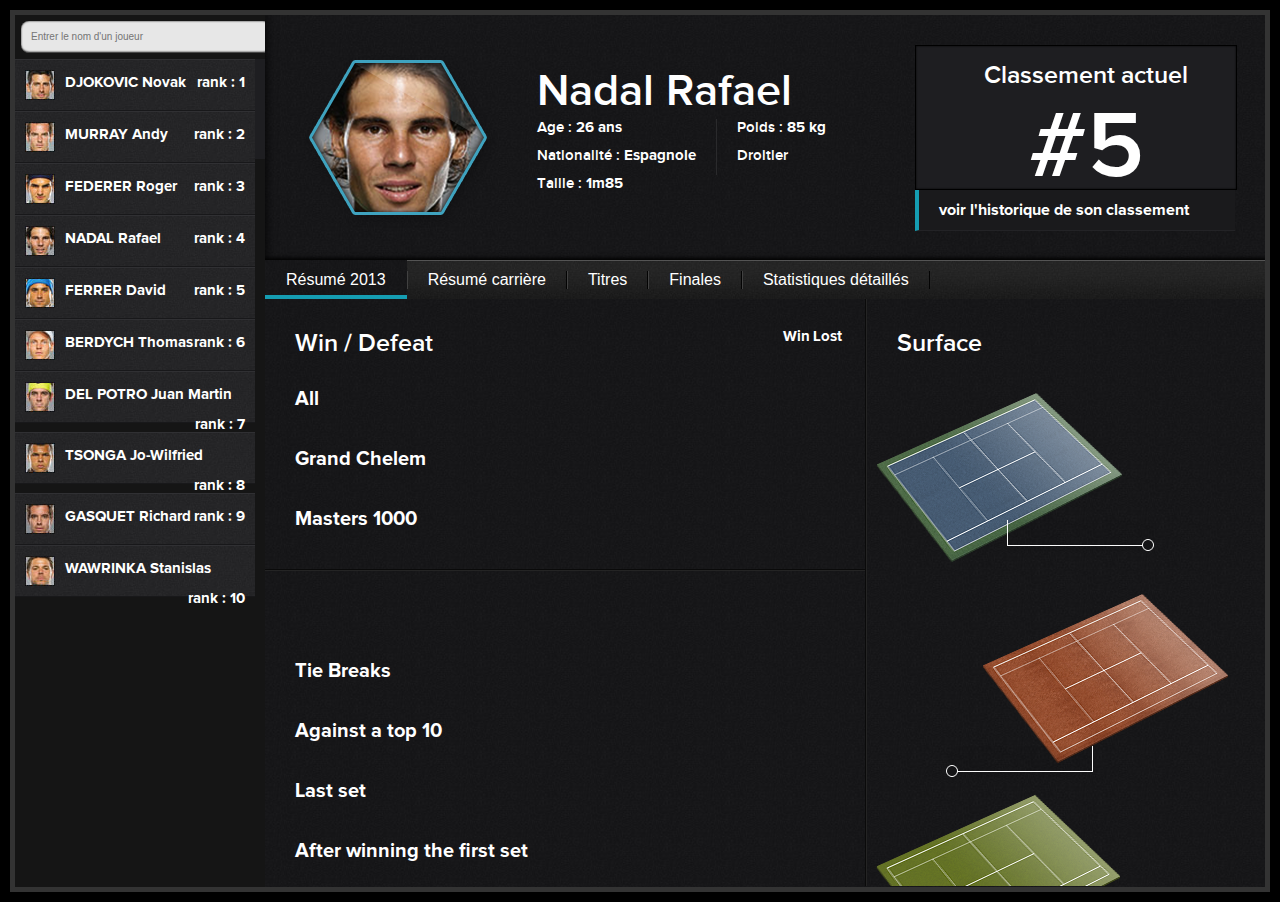
<file: webapp.html>
<html>
<head>
	<title></title>
	<link rel="stylesheet" type="text/css" href="css/reset.css">
	<link rel="stylesheet" type="text/css" href="css/resetG.css">
	<link rel="stylesheet" type="text/css" href="css/webapp.css">
	<!-- <script type="text/javascript" src="http://ajax.googleapis.com/ajax/libs/jquery/1.9.1/jquery.min.js"></script>
	<script type="text/javascript" src="http://code.jquery.com/ui/1.10.3/jquery-ui.js"></script> -->
	<script src="assets/js/jquery-1.9.1.js"></script>
	<script src="assets/js/jquery-ui-1.10.3.js"></script>
	<script src="http://maps.google.com/maps/api/js?sensor=true"></script>
</head>
<body>
	<div id="container">
		<nav>
			<div>
				<input type="text" placeholder="Entrer le nom d'un joueur">
			</div>
			<ul>
				
			</ul>
			<div class="scrollbar">
				<div></div>
			</div>
		</nav>
		<article>
			<header>
				<img src="img/player/4_Rafael_NADAL.png"/>
				<div>
					<h1>Nadal Rafael</h1>
					<div>
						<p><span>Age : </span>26 ans</p>
						<p><span>Nationalit&eacute; : </span>Espagnole</p>
						<p><span>Taille : </span>1m85 </p>
					</div>
					<div>
						<p><span>Poids : </span>85 kg</p>
						<p><span>Droitier</span></p>
					</div>
				</div>
				<div>
					<div>
						<h2>Classement actuel</h2>
						<h3>#5</h3>
					</div>
					<div>
						<a href="#">voir l'historique de son classement</a>
					</div>
				</div>
			</header>
			<nav>
				<ul>
					<li class="resume2013 active">R&eacute;sum&eacute; 2013</li>
					<li class="resumeCarriere">R&eacute;sum&eacute; carri&egrave;re</li>
					<li class="titres">Titres</li>
					<li class="finales">Finales</li>
					<li class="statistique">Statistiques d&eacute;taill&eacute;s</li>
				</ul>
			</nav>
			<section id="resume2013">
				<div>
					<h3>Win / Defeat</h3>
					<p>Win</p>
					<p>Lost</p>
					<div>
						<div>
							<div class="statsBarContainer">
								<p>All</p>
								<div class="tous statsBar" data-gagner="120" data-perdu="36">
									<canvas></canvas>
								</div>
							</div>
							<div class="statsBarContainer">
								<p>Grand Chelem</p>
								<div class="grdchelem statsBar" data-gagner="250" data-perdu="10">
									<canvas></canvas>
								</div>
							</div>
							<div class="statsBarContainer">
								<p>Masters 1000</p>
								<div class="masters1000 statsBar" data-gagner="10" data-perdu="80">
									<canvas></canvas>
								</div>
							</div>
						</div>
						<div>
							<div class="statsBarContainer">
								<p>Tie Breaks</p>
								<div class="tieBreaks statsBar" data-gagner="80" data-perdu="80">
									<canvas></canvas>
								</div>
							</div>
							<div class="statsBarContainer">
								<p>Against a top 10</p>
								<div class="vsTop10 statsBar" data-gagner="80" data-perdu="80">
									<canvas></canvas>
								</div>
							</div>
							<div class="statsBarContainer">
								<p>Last set</p>
								<div class="dernierSet statsBar" data-gagner="80" data-perdu="80">
									<canvas></canvas>
								</div>
							</div>
							<div class="statsBarContainer">
								<p>After winning the first set</p>
								<div class="afterWin1Set statsBar" data-gagner="80" data-perdu="80">
									<canvas></canvas>
								</div>
							</div>
							<div class="statsBarContainer">
								<p>After losing the first set</p>
								<div class="afterLost1Set statsBar" data-gagner="80" data-perdu="80">
									<canvas></canvas>
								</div>
							</div>
							<div class="statsBarContainer">
								<p>Against a right-handed</p>
								<div class="vsDroitier statsBar" data-gagner="80" data-perdu="80">
									<canvas></canvas>
								</div>
							</div>
							<div class="statsBarContainer">
								<p>Against a left-handed</p>
								<div class="vsGaucher statsBar" data-gagner="80" data-perdu="80">
									<canvas></canvas>
								</div>
							</div>
						</div>
					</div>
				</div>
				<div>
					<h3>Surface</h3>
					<div class="surface">
						<img src="img/terrainDur.png"/>
						<div></div>
						<div class="statsRounded dur" data-pourcent="30"></div>
					</div>
					<div class="surface">
						<img src="img/terrainClay.png"/>
						<div class="left"></div>
						<div class="statsRounded clay" data-pourcent="60"></div>
					</div>
					<div class="surface">
						<img src="img/terrainGrass.png"/>
						<div></div>
						<div class="statsRounded grass" data-pourcent="75"></div>
					</div>
				</div>
				<div class="scrollbar">
					<div>
					</div>
				</div>
			</section>
			<section id="resumeCarriere">
				<div>
					<div>
						<p>Best Ranking</p>
						<h1>#1</h1>
					</div>
					<div>
						<h3>Win / Defeat</h3>
						<p>Win</p>
						<p>Lost</p>
						<div>
							<div class="statsBarContainer">
								<p>All</p>
								<div class="tous statsBar" data-gagner="120" data-perdu="36">
									<canvas></canvas>
								</div>
							</div>
							<div class="statsBarContainer">
								<p>Grand Chelem</p>
								<div class="grdchelem statsBar" data-gagner="250" data-perdu="10">
									<canvas></canvas>
								</div>
							</div>
							<div class="statsBarContainer">
								<p>Masters 1000</p>
								<div class="masters1000 statsBar" data-gagner="80" data-perdu="80">
									<canvas></canvas>
								</div>
							</div>
						</div>
					</div>
					<div>
						<div class="statsBarContainer">
							<p>Tie Breaks</p>
							<div class="tieBreaks statsBar" data-gagner="80" data-perdu="80">
									<canvas></canvas>
							</div>
						</div>
						<div class="statsBarContainer">
							<p>Against a top 10</p>
							<div class="vsTop10 statsBar" data-gagner="80" data-perdu="80">
									<canvas></canvas>
							</div>
						</div>
						<div class="statsBarContainer">
							<p>Last set</p>
							<div class="dernierSet statsBar" data-gagner="80" data-perdu="80">
									<canvas></canvas>
							</div>
						</div>
						<div class="statsBarContainer">
							<p>After winning the first set</p>
							<div class="afterWin1Set statsBar" data-gagner="80" data-perdu="80">
									<canvas></canvas>
							</div>
						</div>
						<div class="statsBarContainer">
							<p>After losing the first set</p>
							<div class="afterLost1Set statsBar" data-gagner="80" data-perdu="80">
									<canvas></canvas>
							</div>
						</div>
						<div class="statsBarContainer">
							<p>Against a right-handed</p>
							<div class="vsDroitier statsBar" data-gagner="80" data-perdu="80">
									<canvas></canvas>
							</div>
						</div>
					</div>
					<div>
						<h3>Surface</h3>
						<div class="surface">
							<img src="img/terrainDur.png"/>
							<div></div>
							<div class="statsRounded dur" data-pourcent="30"></div>
						</div>
						<div class="surface">
							<img src="img/terrainClay.png"/>
							<div class="left"></div>
							<div class="statsRounded clay" data-pourcent="60"></div>
						</div>
						<div class="surface">
							<img src="img/terrainGrass.png"/>
							<div></div>
							<div class="statsRounded grass" data-pourcent="75"></div>
						</div>
					</div>
				</div>
				<div class="scrollbar">
					<div>
					</div>
				</div>
			</section>
			<section id="titres">
				<div>
					<div>
						<nav>
							<ul>
								<li class="focus">2013</li>
								<li>2012</li>
								<li>2011</li>
								<li>2010</li>
								<li>2009</li>
								<li>2008</li>
								<li>2007</li>
								<li>2006</li>
								<li>2005</li>
								<li>2004</li>
							</ul>
							<div class="rightSelect"><</div>
							<div class="leftSelect"><</div>
						</nav>
						<div id="mapTitre"></div>
					</div>
					<div>
						<h3>6 titres</h3>
					</div>
				</div>
				<div>
					<h3>Surface</h3>
					<div class="surface">
						<img src="img/terrainDur.png"/>
						<div></div>
						<div class="dur statsNumber">
							<h1>21</h1>
						</div>
					</div>
					<div class="surface">
						<img src="img/terrainClay.png"/>
						<div class="left"></div>
						<div class="clay statsNumber">
							<h1>21</h1>
						</div>
					</div>
					<div class="surface">
						<img src="img/terrainGrass.png"/>
						<div></div>
						<div class="grass statsNumber">
							<h1>21</h1>
						</div>
					</div>
				</div>
				<div class="scrollbar">
					<div>
					</div>
				</div>
			</section>
			<section id="finales">
				<div>
					<div>
						<nav>
							<ul>
								<li class="focus">2013</li>
								<li>2012</li>
								<li>2011</li>
								<li>2010</li>
								<li>2009</li>
								<li>2008</li>
								<li>2007</li>
								<li>2006</li>
								<li>2005</li>
								<li>2004</li>
							</ul>
							<div class="rightSelect"><</div>
							<div class="leftSelect"><</div>
						</nav>
						<div id="mapFinales"></div>
					</div>
					<div>
						<h3>6 titres</h3>
					</div>
				</div>
				<div>
					<h3>Surface</h3>
					<div class="surface">
						<img src="img/terrainDur.png"/>
						<div></div>
						<div class="dur statsNumber">
							<h1>21</h1>
						</div>
					</div>
					<div class="surface">
						<img src="img/terrainClay.png"/>
						<div class="left"></div>
						<div class="clay statsNumber">
							<h1>21</h1>
						</div>
					</div>
					<div class="surface">
						<img src="img/terrainGrass.png"/>
						<div></div>
						<div class="grass statsNumber">
							<h1>21</h1>
						</div>
					</div>
				</div>
				<div class="scrollbar">
					<div>
					</div>
				</div>
			</section>
			<section id="statistique">
				<div>
					<nav>
						<ul>
							<li class="focus">2013</li>
							<li>2012</li>
							<li>2011</li>
							<li>2010</li>
							<li>2009</li>
							<li>2008</li>
							<li>2007</li>
							<li>2006</li>
							<li>2005</li>
							<li>2004</li>
						</ul>
						<div></div>
						<div class="rightSelect"><</div>
						<div class="leftSelect"><</div>
					</nav>
					<nav>
						<ul>
							<li class="focus">Clay</li>
							<li>Dur</li>
							<li>Grass</li>
						</ul>
						<div></div>
						<div class="rightSelect"><</div>
						<div class="leftSelect"><</div>
					</nav>
					<nav>
						<ul>
							<li class="focus">Serving</li>
							<li>Return</li>
						</ul>
						<div></div>
						<div class="rightSelect"><</div>
						<div class="leftSelect"><</div>
					</nav>
				</div>
				<div>
					<!-- <div>
						<h3>Points gagne suite a un retour de 1er service</h3>
						<div class="statsRounded pgsr1s" data-pourcent="56"></div>
					</div>
					<div>
						<h3>Point ganges suite a un retour de 2nd service</h3>
						<div class="statsRounded pgsr2s" data-pourcent="56"></div>
					</div>
					<div>
						<h3>Opportunite de balle de break</h3>
						<h1>321</h1>
					</div>
					<div>
						<h3>Convertion de balle de break</h3>
						<div class="statsRounded obdb" data-pourcent="56"></div>
					</div>
					<div>
						<h3>Nombre de jeu retourner</h3>
						<h1>321</h1>
					</div>
					<div>
						<h3>Nombre de jeu retourner</h3>
						<h1>321</h1>
					</div>
					<div>
						<h3>Point retourne et gagne</h3>
						<div class="statsRounded prg" data-pourcent="56"></div>
					</div>
					<div>
						<h3>Total de point gagne au retour</h3>
						<div class="statsRounded tpgr" data-pourcent="56"></div>
					</div>
					<div>
						<h3>Aces</h3>
						<h1>235</h1>
					</div> -->
				</div>
				<div class="scrollbar">
					<div>
					</div>
				</div>
			</section>
		</article>
	</div>

	<script type="text/javascript" src="javascript/webapp.js"></script>

</body>
</html>
</file>
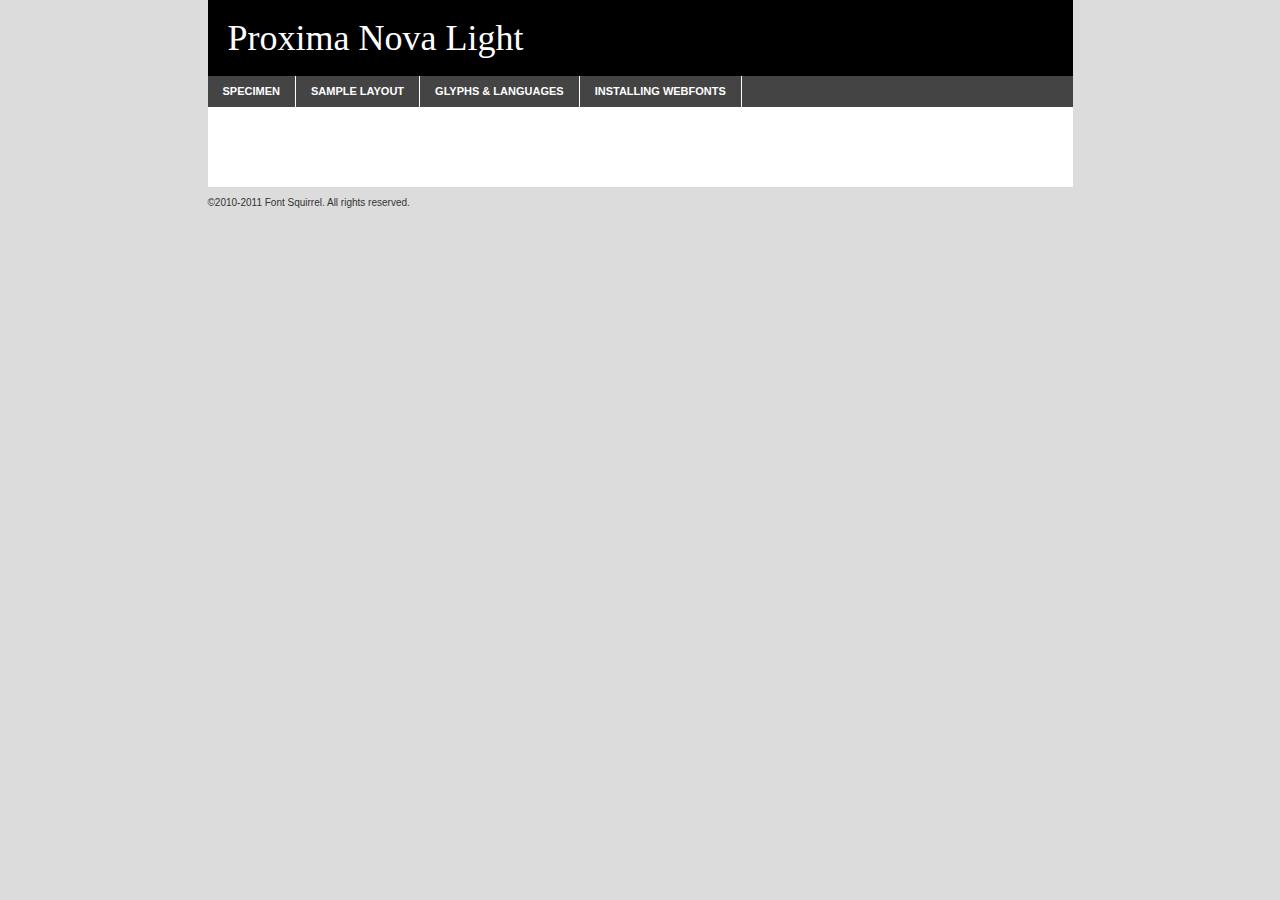
<file: font/proximanova/proximanova-light-demo.html>
<!DOCTYPE html PUBLIC "-//W3C//DTD XHTML 1.0 Transitional//EN"
	"http://www.w3.org/TR/xhtml1/DTD/xhtml1-transitional.dtd">

<html xmlns="http://www.w3.org/1999/xhtml" xml:lang="en" lang="en">
<head>
	<meta http-equiv="Content-Type" content="text/html; charset=utf-8" />
	<script src="http://ajax.googleapis.com/ajax/libs/jquery/1.7.2/jquery.min.js" type="text/javascript" charset="utf-8"></script>
	<script src="specimen_files/easytabs.js" type="text/javascript" charset="utf-8"></script>
	<link rel="stylesheet" href="specimen_files/specimen_stylesheet.css" type="text/css" charset="utf-8" />
	<link rel="stylesheet" href="stylesheet.css" type="text/css" charset="utf-8" />

	<style type="text/css">
					body{
				font-family: 'proxima_novalight';
							}
		</style>

	<title>Proxima Nova Light Specimen</title>
	
	
	<script type="text/javascript" charset="utf-8">
		$(document).ready(function() {
			$('#container').easyTabs({defaultContent:1});
		});
	</script>
</head>

<body>
<div id="container">
	<div id="header">
		Proxima Nova Light	</div>
	<ul class="tabs">
		<li><a href="#specimen">Specimen</a></li>
		<li><a href="#layout">Sample Layout</a></li>
				<li><a href="#glyphs">Glyphs &amp; Languages</a></li>
		<li><a href="#installing">Installing Webfonts</a></li>
		
	</ul>
	
	<div id="main_content">

		
			<div id="specimen">
		
				<div class="section">
					<div class="grid12 firstcol">
						<div class="huge">AaBb</div>
					</div>
				</div>
		
				<div class="section">
					<div class="glyph_range">A&#x200B;B&#x200b;C&#x200b;D&#x200b;E&#x200b;F&#x200b;G&#x200b;H&#x200b;I&#x200b;J&#x200b;K&#x200b;L&#x200b;M&#x200b;N&#x200b;O&#x200b;P&#x200b;Q&#x200b;R&#x200b;S&#x200b;T&#x200b;U&#x200b;V&#x200b;W&#x200b;X&#x200b;Y&#x200b;Z&#x200b;a&#x200b;b&#x200b;c&#x200b;d&#x200b;e&#x200b;f&#x200b;g&#x200b;h&#x200b;i&#x200b;j&#x200b;k&#x200b;l&#x200b;m&#x200b;n&#x200b;o&#x200b;p&#x200b;q&#x200b;r&#x200b;s&#x200b;t&#x200b;u&#x200b;v&#x200b;w&#x200b;x&#x200b;y&#x200b;z&#x200b;1&#x200b;2&#x200b;3&#x200b;4&#x200b;5&#x200b;6&#x200b;7&#x200b;8&#x200b;9&#x200b;0&#x200b;&amp;&#x200b;.&#x200b;,&#x200b;?&#x200b;!&#x200b;&#64;&#x200b;(&#x200b;)&#x200b;#&#x200b;$&#x200b;%&#x200b;*&#x200b;+&#x200b;-&#x200b;=&#x200b;:&#x200b;;</div>
				</div>
				<div class="section">
					<div class="grid12 firstcol">
						<table class="sample_table">
							<tr><td>10</td><td class="size10">abcdefghijklmnopqrstuvwxyzABCDEFGHIJKLMNOPQRSTUVWXYZ0123456789abcdefghijklmnopqrstuvwxyzABCDEFGHIJKLMNOPQRSTUVWXYZ0123456789abcdefghijklmnopqrstuvwxyzABCDEFGHIJKLMNOPQRSTUVWXYZ</td></tr>
							<tr><td>11</td><td class="size11">abcdefghijklmnopqrstuvwxyzABCDEFGHIJKLMNOPQRSTUVWXYZ0123456789abcdefghijklmnopqrstuvwxyzABCDEFGHIJKLMNOPQRSTUVWXYZ0123456789abcdefghijklmnopqrstuvwxyzABCDEFGHIJKLMNOPQRSTUVWXYZ</td></tr>
							<tr><td>12</td><td class="size12">abcdefghijklmnopqrstuvwxyzABCDEFGHIJKLMNOPQRSTUVWXYZ0123456789abcdefghijklmnopqrstuvwxyzABCDEFGHIJKLMNOPQRSTUVWXYZ0123456789abcdefghijklmnopqrstuvwxyzABCDEFGHIJKLMNOPQRSTUVWXYZ</td></tr>
							<tr><td>13</td><td class="size13">abcdefghijklmnopqrstuvwxyzABCDEFGHIJKLMNOPQRSTUVWXYZ0123456789abcdefghijklmnopqrstuvwxyzABCDEFGHIJKLMNOPQRSTUVWXYZ0123456789abcdefghijklmnopqrstuvwxyzABCDEFGHIJKLMNOPQRSTUVWXYZ</td></tr>
							<tr><td>14</td><td class="size14">abcdefghijklmnopqrstuvwxyzABCDEFGHIJKLMNOPQRSTUVWXYZ0123456789abcdefghijklmnopqrstuvwxyzABCDEFGHIJKLMNOPQRSTUVWXYZ0123456789abcdefghijklmnopqrstuvwxyzABCDEFGHIJKLMNOPQRSTUVWXYZ</td></tr>
							<tr><td>16</td><td class="size16">abcdefghijklmnopqrstuvwxyzABCDEFGHIJKLMNOPQRSTUVWXYZ0123456789abcdefghijklmnopqrstuvwxyzABCDEFGHIJKLMNOPQRSTUVWXYZ</td></tr>
							<tr><td>18</td><td class="size18">abcdefghijklmnopqrstuvwxyzABCDEFGHIJKLMNOPQRSTUVWXYZ0123456789abcdefghijklmnopqrstuvwxyzABCDEFGHIJKLMNOPQRSTUVWXYZ</td></tr>
							<tr><td>20</td><td class="size20">abcdefghijklmnopqrstuvwxyzABCDEFGHIJKLMNOPQRSTUVWXYZ0123456789abcdefghijklmnopqrstuvwxyzABCDEFGHIJKLMNOPQRSTUVWXYZ</td></tr>
							<tr><td>24</td><td class="size24">abcdefghijklmnopqrstuvwxyzABCDEFGHIJKLMNOPQRSTUVWXYZ0123456789abcdefghijklmnopqrstuvwxyzABCDEFGHIJKLMNOPQRSTUVWXYZ</td></tr>
							<tr><td>30</td><td class="size30">abcdefghijklmnopqrstuvwxyzABCDEFGHIJKLMNOPQRSTUVWXYZ0123456789abcdefghijklmnopqrstuvwxyzABCDEFGHIJKLMNOPQRSTUVWXYZ</td></tr>
							<tr><td>36</td><td class="size36">abcdefghijklmnopqrstuvwxyzABCDEFGHIJKLMNOPQRSTUVWXYZ0123456789abcdefghijklmnopqrstuvwxyzABCDEFGHIJKLMNOPQRSTUVWXYZ</td></tr>
							<tr><td>48</td><td class="size48">abcdefghijklmnopqrstuvwxyzABCDEFGHIJKLMNOPQRSTUVWXYZ0123456789abcdefghijklmnopqrstuvwxyzABCDEFGHIJKLMNOPQRSTUVWXYZ</td></tr>
							<tr><td>60</td><td class="size60">abcdefghijklmnopqrstuvwxyzABCDEFGHIJKLMNOPQRSTUVWXYZ0123456789abcdefghijklmnopqrstuvwxyzABCDEFGHIJKLMNOPQRSTUVWXYZ</td></tr>
							<tr><td>72</td><td class="size72">abcdefghijklmnopqrstuvwxyzABCDEFGHIJKLMNOPQRSTUVWXYZ0123456789abcdefghijklmnopqrstuvwxyzABCDEFGHIJKLMNOPQRSTUVWXYZ</td></tr>
							<tr><td>90</td><td class="size90">abcdefghijklmnopqrstuvwxyzABCDEFGHIJKLMNOPQRSTUVWXYZ0123456789abcdefghijklmnopqrstuvwxyzABCDEFGHIJKLMNOPQRSTUVWXYZ</td></tr>
						</table>
				
					</div>
			
				</div>
		
		
		
								<div class="section" id="bodycomparison">


										<div id="xheight">
				<div class="fontbody">&#xE000;&#xE000;&#xE000;&#xE000;&#xE000;&#xE000;&#xE000;&#xE000;&#xE000;&#xE000;&#xE000;&#xE000;&#xE000;&#xE000;&#xE000;&#xE000;&#xE000;&#xE000;&#xE000;&#xE000;&#xE000;&#xE000;&#xE000;&#xE000;&#xE000;&#xE000;&#xE000;&#xE000;&#xE000;&#xE000;&#xE000;&#xE000;&#xE000;&#xE000;&#xE000;&#xE000;&#xE000;&#xE000;&#xE000;&#xE000;&#xE000;&#xE000;&#xE000;&#xE000;&#xE000;&#xE000;&#xE000;&#xE000;&#xE000;&#xE000;&#xE000;&#xE000;&#xE000;&#xE000;&#xE000;&#xE000;&#xE000;&#xE000;&#xE000;&#xE000;&#xE000;&#xE000;&#xE000;&#xE000;&#xE000;&#xE000;&#xE000;&#xE000;&#xE000;&#xE000;&#xE000;&#xE000;&#xE000;&#xE000;&#xE000;&#xE000;&#xE000;&#xE000;&#xE000;&#xE000;&#xE000;&#xE000;&#xE000;&#xE000;&#xE000;&#xE000;&#xE000;&#xE000;&#xE000;&#xE000;&#xE000;&#xE000;&#xE000;&#xE000;&#xE000;&#xE000;&#xE000;&#xE000;&#xE000;body</div><div class="arialbody">body</div><div class="verdanabody">body</div><div class="georgiabody">body</div></div>
										<div class="fontbody" style="z-index:1">
											body<span>Proxima Nova Light</span>
										</div>
										<div class="arialbody" style="z-index:1">
											body<span>Arial</span>
										</div>
										<div class="verdanabody" style="z-index:1">
											body<span>Verdana</span>
										</div>
										<div class="georgiabody" style="z-index:1">
											body<span>Georgia</span>
										</div>



								</div>
		
		
				<div class="section psample psample_row1" id="">
					
					<div class="grid2 firstcol">
						<p class="size10"><span>10.</span>Aenean lacinia bibendum nulla sed consectetur. Fusce dapibus, tellus ac cursus commodo, tortor mauris condimentum nibh, ut fermentum massa justo sit amet risus. Nullam id dolor id nibh ultricies vehicula ut id elit. Cum sociis natoque penatibus et magnis dis parturient montes, nascetur ridiculus mus. Nulla vitae elit libero, a pharetra augue.</p>
			
					</div>
					<div class="grid3">
						<p class="size11"><span>11.</span>Aenean lacinia bibendum nulla sed consectetur. Fusce dapibus, tellus ac cursus commodo, tortor mauris condimentum nibh, ut fermentum massa justo sit amet risus. Nullam id dolor id nibh ultricies vehicula ut id elit. Cum sociis natoque penatibus et magnis dis parturient montes, nascetur ridiculus mus. Nulla vitae elit libero, a pharetra augue.</p>
			
					</div>
					<div class="grid3">
						<p class="size12"><span>12.</span>Aenean lacinia bibendum nulla sed consectetur. Fusce dapibus, tellus ac cursus commodo, tortor mauris condimentum nibh, ut fermentum massa justo sit amet risus. Nullam id dolor id nibh ultricies vehicula ut id elit. Cum sociis natoque penatibus et magnis dis parturient montes, nascetur ridiculus mus. Nulla vitae elit libero, a pharetra augue.</p>
			
					</div>
					<div class="grid4">
						<p class="size13"><span>13.</span>Aenean lacinia bibendum nulla sed consectetur. Fusce dapibus, tellus ac cursus commodo, tortor mauris condimentum nibh, ut fermentum massa justo sit amet risus. Nullam id dolor id nibh ultricies vehicula ut id elit. Cum sociis natoque penatibus et magnis dis parturient montes, nascetur ridiculus mus. Nulla vitae elit libero, a pharetra augue.</p>
			
					</div>
					<div class="white_blend"></div>
					
				</div>
				<div class="section psample psample_row2" id="">
					<div class="grid3 firstcol">
						<p class="size14"><span>14.</span>Aenean lacinia bibendum nulla sed consectetur. Fusce dapibus, tellus ac cursus commodo, tortor mauris condimentum nibh, ut fermentum massa justo sit amet risus. Nullam id dolor id nibh ultricies vehicula ut id elit. Cum sociis natoque penatibus et magnis dis parturient montes, nascetur ridiculus mus. Nulla vitae elit libero, a pharetra augue.</p>
			
					</div>
					<div class="grid4">
						<p class="size16"><span>16.</span>Aenean lacinia bibendum nulla sed consectetur. Fusce dapibus, tellus ac cursus commodo, tortor mauris condimentum nibh, ut fermentum massa justo sit amet risus. Nullam id dolor id nibh ultricies vehicula ut id elit. Cum sociis natoque penatibus et magnis dis parturient montes, nascetur ridiculus mus. Nulla vitae elit libero, a pharetra augue.</p>
			
					</div>
					<div class="grid5">
						<p class="size18"><span>18.</span>Aenean lacinia bibendum nulla sed consectetur. Fusce dapibus, tellus ac cursus commodo, tortor mauris condimentum nibh, ut fermentum massa justo sit amet risus. Nullam id dolor id nibh ultricies vehicula ut id elit. Cum sociis natoque penatibus et magnis dis parturient montes, nascetur ridiculus mus. Nulla vitae elit libero, a pharetra augue.</p>
			
					</div>

					<div class="white_blend"></div>

				</div>
				
				<div class="section psample psample_row3" id="">
					<div class="grid5 firstcol">
						<p class="size20"><span>20.</span>Aenean lacinia bibendum nulla sed consectetur. Fusce dapibus, tellus ac cursus commodo, tortor mauris condimentum nibh, ut fermentum massa justo sit amet risus. Nullam id dolor id nibh ultricies vehicula ut id elit. Cum sociis natoque penatibus et magnis dis parturient montes, nascetur ridiculus mus. Nulla vitae elit libero, a pharetra augue.</p>
					</div>
					<div class="grid7">
						<p class="size24"><span>24.</span>Aenean lacinia bibendum nulla sed consectetur. Fusce dapibus, tellus ac cursus commodo, tortor mauris condimentum nibh, ut fermentum massa justo sit amet risus. Nullam id dolor id nibh ultricies vehicula ut id elit. Cum sociis natoque penatibus et magnis dis parturient montes, nascetur ridiculus mus. Nulla vitae elit libero, a pharetra augue.</p>
					</div>
					
					<div class="white_blend"></div>
					
				</div>
				
				<div class="section psample psample_row4" id="">
					<div class="grid12 firstcol">
						<p class="size30"><span>30.</span>Aenean lacinia bibendum nulla sed consectetur. Fusce dapibus, tellus ac cursus commodo, tortor mauris condimentum nibh, ut fermentum massa justo sit amet risus. Nullam id dolor id nibh ultricies vehicula ut id elit. Cum sociis natoque penatibus et magnis dis parturient montes, nascetur ridiculus mus. Nulla vitae elit libero, a pharetra augue.</p>
					</div>
					<div class="white_blend"></div>
					
				</div>
				
				
				
				<div class="section psample psample_row1 fullreverse">
					<div class="grid2 firstcol">
						<p class="size10"><span>10.</span>Aenean lacinia bibendum nulla sed consectetur. Fusce dapibus, tellus ac cursus commodo, tortor mauris condimentum nibh, ut fermentum massa justo sit amet risus. Nullam id dolor id nibh ultricies vehicula ut id elit. Cum sociis natoque penatibus et magnis dis parturient montes, nascetur ridiculus mus. Nulla vitae elit libero, a pharetra augue.</p>
			
					</div>
					<div class="grid3">
						<p class="size11"><span>11.</span>Aenean lacinia bibendum nulla sed consectetur. Fusce dapibus, tellus ac cursus commodo, tortor mauris condimentum nibh, ut fermentum massa justo sit amet risus. Nullam id dolor id nibh ultricies vehicula ut id elit. Cum sociis natoque penatibus et magnis dis parturient montes, nascetur ridiculus mus. Nulla vitae elit libero, a pharetra augue.</p>
			
					</div>
					<div class="grid3">
						<p class="size12"><span>12.</span>Aenean lacinia bibendum nulla sed consectetur. Fusce dapibus, tellus ac cursus commodo, tortor mauris condimentum nibh, ut fermentum massa justo sit amet risus. Nullam id dolor id nibh ultricies vehicula ut id elit. Cum sociis natoque penatibus et magnis dis parturient montes, nascetur ridiculus mus. Nulla vitae elit libero, a pharetra augue.</p>
			
					</div>
					<div class="grid4">
						<p class="size13"><span>13.</span>Aenean lacinia bibendum nulla sed consectetur. Fusce dapibus, tellus ac cursus commodo, tortor mauris condimentum nibh, ut fermentum massa justo sit amet risus. Nullam id dolor id nibh ultricies vehicula ut id elit. Cum sociis natoque penatibus et magnis dis parturient montes, nascetur ridiculus mus. Nulla vitae elit libero, a pharetra augue.</p>
			
					</div>
					<div class="black_blend"></div>
					
				</div>
				
				<div class="section psample psample_row2 fullreverse">
					<div class="grid3 firstcol">
						<p class="size14"><span>14.</span>Aenean lacinia bibendum nulla sed consectetur. Fusce dapibus, tellus ac cursus commodo, tortor mauris condimentum nibh, ut fermentum massa justo sit amet risus. Nullam id dolor id nibh ultricies vehicula ut id elit. Cum sociis natoque penatibus et magnis dis parturient montes, nascetur ridiculus mus. Nulla vitae elit libero, a pharetra augue.</p>
			
					</div>
					<div class="grid4">
						<p class="size16"><span>16.</span>Aenean lacinia bibendum nulla sed consectetur. Fusce dapibus, tellus ac cursus commodo, tortor mauris condimentum nibh, ut fermentum massa justo sit amet risus. Nullam id dolor id nibh ultricies vehicula ut id elit. Cum sociis natoque penatibus et magnis dis parturient montes, nascetur ridiculus mus. Nulla vitae elit libero, a pharetra augue.</p>
			
					</div>
					<div class="grid5">
						<p class="size18"><span>18.</span>Aenean lacinia bibendum nulla sed consectetur. Fusce dapibus, tellus ac cursus commodo, tortor mauris condimentum nibh, ut fermentum massa justo sit amet risus. Nullam id dolor id nibh ultricies vehicula ut id elit. Cum sociis natoque penatibus et magnis dis parturient montes, nascetur ridiculus mus. Nulla vitae elit libero, a pharetra augue.</p>
			
					</div>
					<div class="black_blend"></div>

				</div>
				
				<div class="section psample fullreverse psample_row3" id="">
					<div class="grid5 firstcol">
						<p class="size20"><span>20.</span>Aenean lacinia bibendum nulla sed consectetur. Fusce dapibus, tellus ac cursus commodo, tortor mauris condimentum nibh, ut fermentum massa justo sit amet risus. Nullam id dolor id nibh ultricies vehicula ut id elit. Cum sociis natoque penatibus et magnis dis parturient montes, nascetur ridiculus mus. Nulla vitae elit libero, a pharetra augue.</p>
					</div>
					<div class="grid7">
						<p class="size24"><span>24.</span>Aenean lacinia bibendum nulla sed consectetur. Fusce dapibus, tellus ac cursus commodo, tortor mauris condimentum nibh, ut fermentum massa justo sit amet risus. Nullam id dolor id nibh ultricies vehicula ut id elit. Cum sociis natoque penatibus et magnis dis parturient montes, nascetur ridiculus mus. Nulla vitae elit libero, a pharetra augue.</p>
					</div>
					
					<div class="black_blend"></div>
					
				</div>
				
				<div class="section psample fullreverse psample_row4" id="" style="border-bottom: 20px #000 solid;">
					<div class="grid12 firstcol">
						<p class="size30"><span>30.</span>Aenean lacinia bibendum nulla sed consectetur. Fusce dapibus, tellus ac cursus commodo, tortor mauris condimentum nibh, ut fermentum massa justo sit amet risus. Nullam id dolor id nibh ultricies vehicula ut id elit. Cum sociis natoque penatibus et magnis dis parturient montes, nascetur ridiculus mus. Nulla vitae elit libero, a pharetra augue.</p>
					</div>
					<div class="black_blend"></div>
					
				</div>
				
				
				
				
			</div>
			
			<div id="layout">
				
				<div class="section">
					
					<div class="grid12 firstcol">
						<h1>Lorem Ipsum Dolor</h1>
						<h2>Etiam porta sem malesuada magna mollis euismod</h2>
						
						<p class="byline">By <a href="#link">Aenean Lacinia</a></p>
					</div>
				</div>
				<div class="section">
					<div class="grid8 firstcol">
						<p class="large">Donec sed odio dui. Morbi leo risus, porta ac consectetur ac, vestibulum at eros. Fusce dapibus, tellus ac cursus commodo, tortor mauris condimentum nibh, ut fermentum massa justo sit amet risus. </p>

						
						<h3>Pellentesque ornare sem</h3>

						<p>Maecenas sed diam eget risus varius blandit sit amet non magna. Maecenas faucibus mollis interdum. Donec ullamcorper nulla non metus auctor fringilla. Nullam id dolor id nibh ultricies vehicula ut id elit. Nullam id dolor id nibh ultricies vehicula ut id elit. </p>

						<p>Aenean eu leo quam. Pellentesque ornare sem lacinia quam venenatis vestibulum. Lorem ipsum dolor sit amet, consectetur adipiscing elit. Cum sociis natoque penatibus et magnis dis parturient montes, nascetur ridiculus mus. </p>

						<p>Nulla vitae elit libero, a pharetra augue. Praesent commodo cursus magna, vel scelerisque nisl consectetur et. Aenean lacinia bibendum nulla sed consectetur. </p>

						<p>Nullam quis risus eget urna mollis ornare vel eu leo. Nullam quis risus eget urna mollis ornare vel eu leo. Maecenas sed diam eget risus varius blandit sit amet non magna. Donec ullamcorper nulla non metus auctor fringilla. </p>

						<h3>Cras mattis consectetur</h3>

						<p>Aenean eu leo quam. Pellentesque ornare sem lacinia quam venenatis vestibulum. Aenean lacinia bibendum nulla sed consectetur. Integer posuere erat a ante venenatis dapibus posuere velit aliquet. Cras mattis consectetur purus sit amet fermentum. </p>

						<p>Nullam id dolor id nibh ultricies vehicula ut id elit. Nullam quis risus eget urna mollis ornare vel eu leo. Cras mattis consectetur purus sit amet fermentum.</p>
					</div>
					
					<div class="grid4 sidebar">
						
						<div class="box reverse">
							<p class="last">Nullam quis risus eget urna mollis ornare vel eu leo. Donec ullamcorper nulla non metus auctor fringilla. Cras mattis consectetur purus sit amet fermentum. Sed posuere consectetur est at lobortis. Lorem ipsum dolor sit amet, consectetur adipiscing elit. </p>
						</div>
						
						<p class="caption">Maecenas sed diam eget risus varius.</p>

						<p>Vestibulum id ligula porta felis euismod semper. Integer posuere erat a ante venenatis dapibus posuere velit aliquet. Vestibulum id ligula porta felis euismod semper. Sed posuere consectetur est at lobortis. Maecenas sed diam eget risus varius blandit sit amet non magna. Fusce dapibus, tellus ac cursus commodo, tortor mauris condimentum nibh, ut fermentum massa justo sit amet risus. </p>

					

						<p>Duis mollis, est non commodo luctus, nisi erat porttitor ligula, eget lacinia odio sem nec elit. Aenean lacinia bibendum nulla sed consectetur. Vivamus sagittis lacus vel augue laoreet rutrum faucibus dolor auctor. Aenean lacinia bibendum nulla sed consectetur. Nullam quis risus eget urna mollis ornare vel eu leo. </p>

						<p>Praesent commodo cursus magna, vel scelerisque nisl consectetur et. Donec ullamcorper nulla non metus auctor fringilla. Maecenas faucibus mollis interdum. Fusce dapibus, tellus ac cursus commodo, tortor mauris condimentum nibh, ut fermentum massa justo sit amet risus. </p>

					</div>
				</div>
				
			</div>


			



		<div id="glyphs">
			<div class="section">
				<div class="grid12 firstcol">
			
				<h1>Language Support</h1>
				<p>The subset of Proxima Nova Light in this kit supports the following languages:<br />
			
					Albanian, Danish, Dutch, English, Faroese, French, German, Icelandic, Italian, Malagasy, Norwegian, Portuguese, Spanish, Swedish				</p>
				<h1>Glyph Chart</h1>
				<p>The subset of Proxima Nova Light in this kit includes all the glyphs listed below. Unicode entities are included above each glyph to help you insert individual characters into your layout.</p>
				<div id="glyph_chart">
			
																														 <div><p>&amp;#13;</p>&#13;</div>
																				 <div><p>&amp;#32;</p>&#32;</div>
																				 <div><p>&amp;#33;</p>&#33;</div>
																				 <div><p>&amp;#34;</p>&#34;</div>
																				 <div><p>&amp;#35;</p>&#35;</div>
																				 <div><p>&amp;#36;</p>&#36;</div>
																				 <div><p>&amp;#37;</p>&#37;</div>
																				 <div><p>&amp;#38;</p>&#38;</div>
																				 <div><p>&amp;#39;</p>&#39;</div>
																				 <div><p>&amp;#40;</p>&#40;</div>
																				 <div><p>&amp;#41;</p>&#41;</div>
																				 <div><p>&amp;#42;</p>&#42;</div>
																				 <div><p>&amp;#43;</p>&#43;</div>
																				 <div><p>&amp;#44;</p>&#44;</div>
																				 <div><p>&amp;#45;</p>&#45;</div>
																				 <div><p>&amp;#46;</p>&#46;</div>
																				 <div><p>&amp;#47;</p>&#47;</div>
																				 <div><p>&amp;#48;</p>&#48;</div>
																				 <div><p>&amp;#49;</p>&#49;</div>
																				 <div><p>&amp;#50;</p>&#50;</div>
																				 <div><p>&amp;#51;</p>&#51;</div>
																				 <div><p>&amp;#52;</p>&#52;</div>
																				 <div><p>&amp;#53;</p>&#53;</div>
																				 <div><p>&amp;#54;</p>&#54;</div>
																				 <div><p>&amp;#55;</p>&#55;</div>
																				 <div><p>&amp;#56;</p>&#56;</div>
																				 <div><p>&amp;#57;</p>&#57;</div>
																				 <div><p>&amp;#58;</p>&#58;</div>
																				 <div><p>&amp;#59;</p>&#59;</div>
																				 <div><p>&amp;#60;</p>&#60;</div>
																				 <div><p>&amp;#61;</p>&#61;</div>
																				 <div><p>&amp;#62;</p>&#62;</div>
																				 <div><p>&amp;#63;</p>&#63;</div>
																				 <div><p>&amp;#64;</p>&#64;</div>
																				 <div><p>&amp;#65;</p>&#65;</div>
																				 <div><p>&amp;#66;</p>&#66;</div>
																				 <div><p>&amp;#67;</p>&#67;</div>
																				 <div><p>&amp;#68;</p>&#68;</div>
																				 <div><p>&amp;#69;</p>&#69;</div>
																				 <div><p>&amp;#70;</p>&#70;</div>
																				 <div><p>&amp;#71;</p>&#71;</div>
																				 <div><p>&amp;#72;</p>&#72;</div>
																				 <div><p>&amp;#73;</p>&#73;</div>
																				 <div><p>&amp;#74;</p>&#74;</div>
																				 <div><p>&amp;#75;</p>&#75;</div>
																				 <div><p>&amp;#76;</p>&#76;</div>
																				 <div><p>&amp;#77;</p>&#77;</div>
																				 <div><p>&amp;#78;</p>&#78;</div>
																				 <div><p>&amp;#79;</p>&#79;</div>
																				 <div><p>&amp;#80;</p>&#80;</div>
																				 <div><p>&amp;#81;</p>&#81;</div>
																				 <div><p>&amp;#82;</p>&#82;</div>
																				 <div><p>&amp;#83;</p>&#83;</div>
																				 <div><p>&amp;#84;</p>&#84;</div>
																				 <div><p>&amp;#85;</p>&#85;</div>
																				 <div><p>&amp;#86;</p>&#86;</div>
																				 <div><p>&amp;#87;</p>&#87;</div>
																				 <div><p>&amp;#88;</p>&#88;</div>
																				 <div><p>&amp;#89;</p>&#89;</div>
																				 <div><p>&amp;#90;</p>&#90;</div>
																				 <div><p>&amp;#91;</p>&#91;</div>
																				 <div><p>&amp;#92;</p>&#92;</div>
																				 <div><p>&amp;#93;</p>&#93;</div>
																				 <div><p>&amp;#94;</p>&#94;</div>
																				 <div><p>&amp;#95;</p>&#95;</div>
																				 <div><p>&amp;#96;</p>&#96;</div>
																				 <div><p>&amp;#97;</p>&#97;</div>
																				 <div><p>&amp;#98;</p>&#98;</div>
																				 <div><p>&amp;#99;</p>&#99;</div>
																				 <div><p>&amp;#100;</p>&#100;</div>
																				 <div><p>&amp;#101;</p>&#101;</div>
																				 <div><p>&amp;#102;</p>&#102;</div>
																				 <div><p>&amp;#103;</p>&#103;</div>
																				 <div><p>&amp;#104;</p>&#104;</div>
																				 <div><p>&amp;#105;</p>&#105;</div>
																				 <div><p>&amp;#106;</p>&#106;</div>
																				 <div><p>&amp;#107;</p>&#107;</div>
																				 <div><p>&amp;#108;</p>&#108;</div>
																				 <div><p>&amp;#109;</p>&#109;</div>
																				 <div><p>&amp;#110;</p>&#110;</div>
																				 <div><p>&amp;#111;</p>&#111;</div>
																				 <div><p>&amp;#112;</p>&#112;</div>
																				 <div><p>&amp;#113;</p>&#113;</div>
																				 <div><p>&amp;#114;</p>&#114;</div>
																				 <div><p>&amp;#115;</p>&#115;</div>
																				 <div><p>&amp;#116;</p>&#116;</div>
																				 <div><p>&amp;#117;</p>&#117;</div>
																				 <div><p>&amp;#118;</p>&#118;</div>
																				 <div><p>&amp;#119;</p>&#119;</div>
																				 <div><p>&amp;#120;</p>&#120;</div>
																				 <div><p>&amp;#121;</p>&#121;</div>
																				 <div><p>&amp;#122;</p>&#122;</div>
																				 <div><p>&amp;#123;</p>&#123;</div>
																				 <div><p>&amp;#124;</p>&#124;</div>
																				 <div><p>&amp;#125;</p>&#125;</div>
																				 <div><p>&amp;#126;</p>&#126;</div>
																				 <div><p>&amp;#160;</p>&#160;</div>
																				 <div><p>&amp;#161;</p>&#161;</div>
																				 <div><p>&amp;#162;</p>&#162;</div>
																				 <div><p>&amp;#163;</p>&#163;</div>
																				 <div><p>&amp;#164;</p>&#164;</div>
																				 <div><p>&amp;#165;</p>&#165;</div>
																				 <div><p>&amp;#166;</p>&#166;</div>
																				 <div><p>&amp;#167;</p>&#167;</div>
																				 <div><p>&amp;#168;</p>&#168;</div>
																				 <div><p>&amp;#169;</p>&#169;</div>
																				 <div><p>&amp;#170;</p>&#170;</div>
																				 <div><p>&amp;#171;</p>&#171;</div>
																				 <div><p>&amp;#172;</p>&#172;</div>
																				 <div><p>&amp;#173;</p>&#173;</div>
																				 <div><p>&amp;#174;</p>&#174;</div>
																				 <div><p>&amp;#175;</p>&#175;</div>
																				 <div><p>&amp;#176;</p>&#176;</div>
																				 <div><p>&amp;#177;</p>&#177;</div>
																				 <div><p>&amp;#178;</p>&#178;</div>
																				 <div><p>&amp;#179;</p>&#179;</div>
																				 <div><p>&amp;#180;</p>&#180;</div>
																				 <div><p>&amp;#182;</p>&#182;</div>
																				 <div><p>&amp;#183;</p>&#183;</div>
																				 <div><p>&amp;#184;</p>&#184;</div>
																				 <div><p>&amp;#185;</p>&#185;</div>
																				 <div><p>&amp;#186;</p>&#186;</div>
																				 <div><p>&amp;#187;</p>&#187;</div>
																				 <div><p>&amp;#188;</p>&#188;</div>
																				 <div><p>&amp;#189;</p>&#189;</div>
																				 <div><p>&amp;#190;</p>&#190;</div>
																				 <div><p>&amp;#191;</p>&#191;</div>
																				 <div><p>&amp;#192;</p>&#192;</div>
																				 <div><p>&amp;#193;</p>&#193;</div>
																				 <div><p>&amp;#194;</p>&#194;</div>
																				 <div><p>&amp;#195;</p>&#195;</div>
																				 <div><p>&amp;#196;</p>&#196;</div>
																				 <div><p>&amp;#197;</p>&#197;</div>
																				 <div><p>&amp;#198;</p>&#198;</div>
																				 <div><p>&amp;#199;</p>&#199;</div>
																				 <div><p>&amp;#200;</p>&#200;</div>
																				 <div><p>&amp;#201;</p>&#201;</div>
																				 <div><p>&amp;#202;</p>&#202;</div>
																				 <div><p>&amp;#203;</p>&#203;</div>
																				 <div><p>&amp;#204;</p>&#204;</div>
																				 <div><p>&amp;#205;</p>&#205;</div>
																				 <div><p>&amp;#206;</p>&#206;</div>
																				 <div><p>&amp;#207;</p>&#207;</div>
																				 <div><p>&amp;#208;</p>&#208;</div>
																				 <div><p>&amp;#209;</p>&#209;</div>
																				 <div><p>&amp;#210;</p>&#210;</div>
																				 <div><p>&amp;#211;</p>&#211;</div>
																				 <div><p>&amp;#212;</p>&#212;</div>
																				 <div><p>&amp;#213;</p>&#213;</div>
																				 <div><p>&amp;#214;</p>&#214;</div>
																				 <div><p>&amp;#215;</p>&#215;</div>
																				 <div><p>&amp;#216;</p>&#216;</div>
																				 <div><p>&amp;#217;</p>&#217;</div>
																				 <div><p>&amp;#218;</p>&#218;</div>
																				 <div><p>&amp;#219;</p>&#219;</div>
																				 <div><p>&amp;#220;</p>&#220;</div>
																				 <div><p>&amp;#221;</p>&#221;</div>
																				 <div><p>&amp;#222;</p>&#222;</div>
																				 <div><p>&amp;#223;</p>&#223;</div>
																				 <div><p>&amp;#224;</p>&#224;</div>
																				 <div><p>&amp;#225;</p>&#225;</div>
																				 <div><p>&amp;#226;</p>&#226;</div>
																				 <div><p>&amp;#227;</p>&#227;</div>
																				 <div><p>&amp;#228;</p>&#228;</div>
																				 <div><p>&amp;#229;</p>&#229;</div>
																				 <div><p>&amp;#230;</p>&#230;</div>
																				 <div><p>&amp;#231;</p>&#231;</div>
																				 <div><p>&amp;#232;</p>&#232;</div>
																				 <div><p>&amp;#233;</p>&#233;</div>
																				 <div><p>&amp;#234;</p>&#234;</div>
																				 <div><p>&amp;#235;</p>&#235;</div>
																				 <div><p>&amp;#236;</p>&#236;</div>
																				 <div><p>&amp;#237;</p>&#237;</div>
																				 <div><p>&amp;#238;</p>&#238;</div>
																				 <div><p>&amp;#239;</p>&#239;</div>
																				 <div><p>&amp;#240;</p>&#240;</div>
																				 <div><p>&amp;#241;</p>&#241;</div>
																				 <div><p>&amp;#242;</p>&#242;</div>
																				 <div><p>&amp;#243;</p>&#243;</div>
																				 <div><p>&amp;#244;</p>&#244;</div>
																				 <div><p>&amp;#245;</p>&#245;</div>
																				 <div><p>&amp;#246;</p>&#246;</div>
																				 <div><p>&amp;#247;</p>&#247;</div>
																				 <div><p>&amp;#248;</p>&#248;</div>
																				 <div><p>&amp;#249;</p>&#249;</div>
																				 <div><p>&amp;#250;</p>&#250;</div>
																				 <div><p>&amp;#251;</p>&#251;</div>
																				 <div><p>&amp;#252;</p>&#252;</div>
																				 <div><p>&amp;#253;</p>&#253;</div>
																				 <div><p>&amp;#254;</p>&#254;</div>
																				 <div><p>&amp;#255;</p>&#255;</div>
																				 <div><p>&amp;#338;</p>&#338;</div>
																				 <div><p>&amp;#339;</p>&#339;</div>
																				 <div><p>&amp;#376;</p>&#376;</div>
																				 <div><p>&amp;#710;</p>&#710;</div>
																				 <div><p>&amp;#732;</p>&#732;</div>
																				 <div><p>&amp;#8192;</p>&#8192;</div>
																				 <div><p>&amp;#8193;</p>&#8193;</div>
																				 <div><p>&amp;#8194;</p>&#8194;</div>
																				 <div><p>&amp;#8195;</p>&#8195;</div>
																				 <div><p>&amp;#8196;</p>&#8196;</div>
																				 <div><p>&amp;#8197;</p>&#8197;</div>
																				 <div><p>&amp;#8198;</p>&#8198;</div>
																				 <div><p>&amp;#8199;</p>&#8199;</div>
																				 <div><p>&amp;#8200;</p>&#8200;</div>
																				 <div><p>&amp;#8201;</p>&#8201;</div>
																				 <div><p>&amp;#8202;</p>&#8202;</div>
																				 <div><p>&amp;#8208;</p>&#8208;</div>
																				 <div><p>&amp;#8209;</p>&#8209;</div>
																				 <div><p>&amp;#8210;</p>&#8210;</div>
																				 <div><p>&amp;#8211;</p>&#8211;</div>
																				 <div><p>&amp;#8212;</p>&#8212;</div>
																				 <div><p>&amp;#8216;</p>&#8216;</div>
																				 <div><p>&amp;#8217;</p>&#8217;</div>
																				 <div><p>&amp;#8218;</p>&#8218;</div>
																				 <div><p>&amp;#8220;</p>&#8220;</div>
																				 <div><p>&amp;#8221;</p>&#8221;</div>
																				 <div><p>&amp;#8222;</p>&#8222;</div>
																				 <div><p>&amp;#8226;</p>&#8226;</div>
																				 <div><p>&amp;#8230;</p>&#8230;</div>
																				 <div><p>&amp;#8239;</p>&#8239;</div>
																				 <div><p>&amp;#8249;</p>&#8249;</div>
																				 <div><p>&amp;#8250;</p>&#8250;</div>
																				 <div><p>&amp;#8287;</p>&#8287;</div>
																				 <div><p>&amp;#8364;</p>&#8364;</div>
																				 <div><p>&amp;#8482;</p>&#8482;</div>
																				 <div><p>&amp;#57344;</p>&#57344;</div>
																				 <div><p>&amp;#64257;</p>&#64257;</div>
																				 <div><p>&amp;#64258;</p>&#64258;</div>
																				 <div><p>&amp;#64259;</p>&#64259;</div>
																				 <div><p>&amp;#64260;</p>&#64260;</div>
																												</div>	
				</div>
		
		
			</div>
		</div>
		
		
		<div id="specs">
			
		</div>
	
		<div id="installing">
			<div class="section">
				<div class="grid7 firstcol">
					<h1>Installing Webfonts</h1>
					
					<p>Webfonts are supported by all major browser platforms but not all in the same way. There are currently four different font formats that must be included in order to target all browsers. This includes TTF, WOFF, EOT and SVG.</p>
					
					<h2>1. Upload your webfonts</h2>
					<p>You must upload your webfont kit to your website. They should be in or near the same directory as your CSS files.</p>
					
					<h2>2. Include the webfont stylesheet</h2>
					<p>A special CSS @font-face declaration helps the various browsers select the appropriate font it needs without causing you a bunch of headaches. Learn more about this syntax by reading the <a href="http://www.fontspring.com/blog/further-hardening-of-the-bulletproof-syntax">Fontspring blog post</a> about it. The code for it is as follows:</p>


<code>
@font-face{ 
	font-family: 'MyWebFont';
	src: url('WebFont.eot');
	src: url('WebFont.eot?#iefix') format('embedded-opentype'),
	     url('WebFont.woff') format('woff'),
	     url('WebFont.ttf') format('truetype'),
	     url('WebFont.svg#webfont') format('svg');
}
</code>

	<p>We've already gone ahead and generated the code for you. All you have to do is link to the stylesheet in your HTML, like this:</p>
	<code>&lt;link rel=&quot;stylesheet&quot; href=&quot;stylesheet.css&quot; type=&quot;text/css&quot; charset=&quot;utf-8&quot; /&gt;</code>

					<h2>3. Modify your own stylesheet</h2>
					<p>To take advantage of your new fonts, you must tell your stylesheet to use them. Look at the original @font-face declaration above and find the property called "font-family." The name linked there will be what you use to reference the font. Prepend that webfont name to the font stack in the "font-family" property, inside the selector you want to change. For example:</p>
<code>p { font-family: 'WebFont', Arial, sans-serif; }</code>

<h2>4. Test</h2>
<p>Getting webfonts to work cross-browser <em>can</em> be tricky. Use the information in the sidebar to help you if you find that fonts aren't loading in a particular browser.</p>
				</div>
				
				<div class="grid5 sidebar">
					<div class="box">
						<h2>Troubleshooting<br />Font-Face Problems</h2>
						<p>Having trouble getting your webfonts to load in your new website? Here are some tips to sort out what might be the problem.</p>

						<h3>Fonts not showing in any browser</h3>

						<p>This sounds like you need to work on the plumbing. You either did not upload the fonts to the correct directory, or you did not link the fonts properly in the CSS. If you've confirmed that all this is correct and you still have a problem, take a look at your .htaccess file and see if requests are getting intercepted.</p>

						<h3>Fonts not loading in iPhone or iPad</h3>

						<p>The most common problem here is that you are serving the fonts from an IIS server. IIS refuses to serve files that have unknown MIME types. If that is the case, you must set the MIME type for SVG to "image/svg+xml" in the server settings. Follow these instructions from Microsoft if you need help.</p>

						<h3>Fonts not loading in Firefox</h3>

						<p>The primary reason for this failure? You are still using a version Firefox older than 3.5. So upgrade already! If that isn't it, then you are very likely serving fonts from a different domain. Firefox requires that all font assets be served from the same domain. Lastly it is possible that you need to add WOFF to your list of MIME types (if you are serving via IIS.)</p>

						<h3>Fonts not loading in IE</h3>

						<p>Are you looking at Internet Explorer on an actual Windows machine or are you cheating by using a service like Adobe BrowserLab? Many of these screenshot services do not render @font-face for IE. Best to test it on a real machine.</p>

						<h3>Fonts not loading in IE9</h3>

						<p>IE9, like Firefox, requires that fonts be served from the same domain as the website. Make sure that is the case.</p>
					</div>
				</div>
			</div>
			
		</div>
	
	</div>
	<div id="footer">
		<p>&copy;2010-2011 Font Squirrel. All rights reserved.</p>
	</div>
</div>
</body>
</html>
</file>
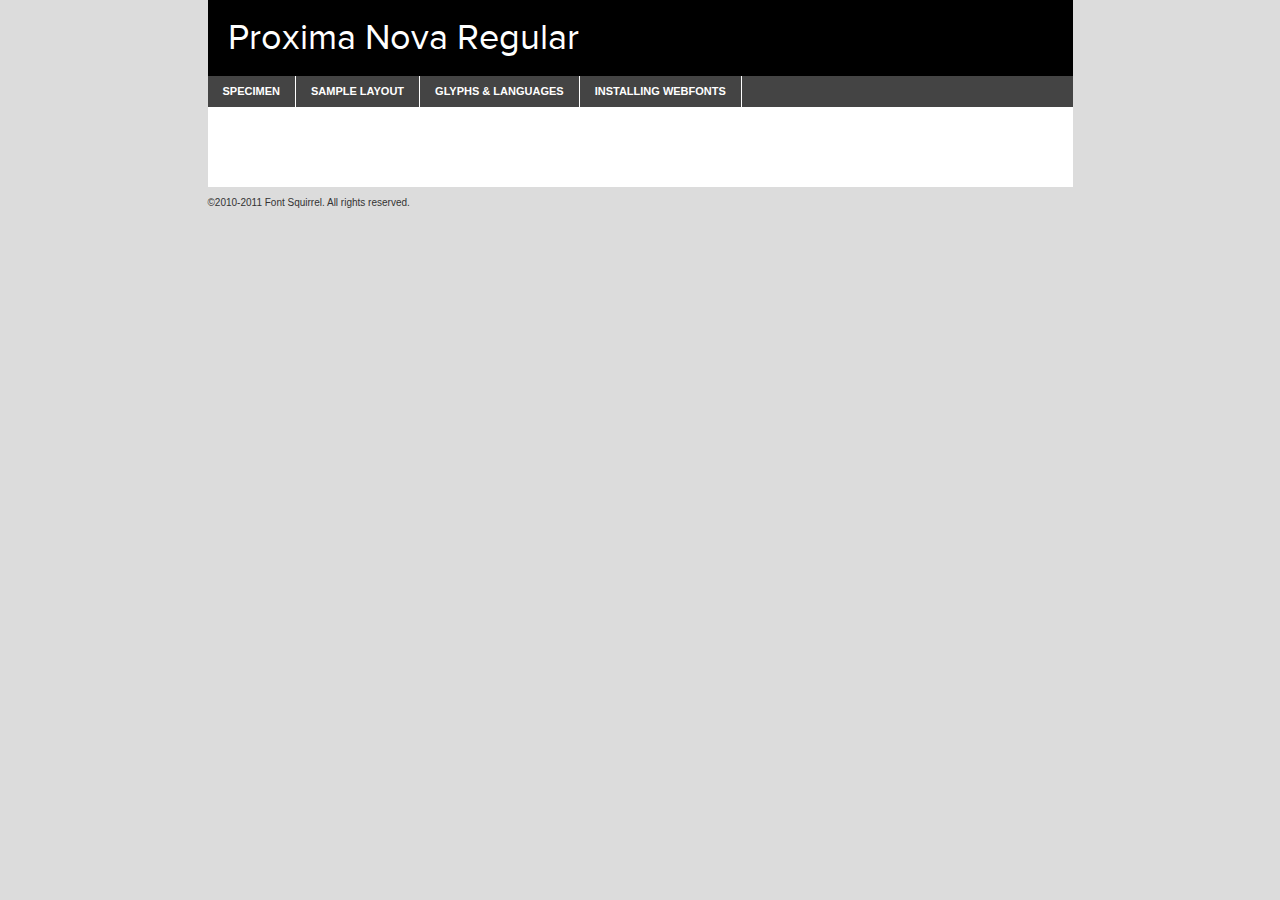
<file: font/proximanova/proximanova-regular-demo.html>
<!DOCTYPE html PUBLIC "-//W3C//DTD XHTML 1.0 Transitional//EN"
	"http://www.w3.org/TR/xhtml1/DTD/xhtml1-transitional.dtd">

<html xmlns="http://www.w3.org/1999/xhtml" xml:lang="en" lang="en">
<head>
	<meta http-equiv="Content-Type" content="text/html; charset=utf-8" />
	<script src="http://ajax.googleapis.com/ajax/libs/jquery/1.7.2/jquery.min.js" type="text/javascript" charset="utf-8"></script>
	<script src="specimen_files/easytabs.js" type="text/javascript" charset="utf-8"></script>
	<link rel="stylesheet" href="specimen_files/specimen_stylesheet.css" type="text/css" charset="utf-8" />
	<link rel="stylesheet" href="stylesheet.css" type="text/css" charset="utf-8" />

	<style type="text/css">
					body{
				font-family: 'proxima_nova_rgregular';
							}
		</style>

	<title>Proxima Nova Regular Specimen</title>
	
	
	<script type="text/javascript" charset="utf-8">
		$(document).ready(function() {
			$('#container').easyTabs({defaultContent:1});
		});
	</script>
</head>

<body>
<div id="container">
	<div id="header">
		Proxima Nova Regular	</div>
	<ul class="tabs">
		<li><a href="#specimen">Specimen</a></li>
		<li><a href="#layout">Sample Layout</a></li>
				<li><a href="#glyphs">Glyphs &amp; Languages</a></li>
		<li><a href="#installing">Installing Webfonts</a></li>
		
	</ul>
	
	<div id="main_content">

		
			<div id="specimen">
		
				<div class="section">
					<div class="grid12 firstcol">
						<div class="huge">AaBb</div>
					</div>
				</div>
		
				<div class="section">
					<div class="glyph_range">A&#x200B;B&#x200b;C&#x200b;D&#x200b;E&#x200b;F&#x200b;G&#x200b;H&#x200b;I&#x200b;J&#x200b;K&#x200b;L&#x200b;M&#x200b;N&#x200b;O&#x200b;P&#x200b;Q&#x200b;R&#x200b;S&#x200b;T&#x200b;U&#x200b;V&#x200b;W&#x200b;X&#x200b;Y&#x200b;Z&#x200b;a&#x200b;b&#x200b;c&#x200b;d&#x200b;e&#x200b;f&#x200b;g&#x200b;h&#x200b;i&#x200b;j&#x200b;k&#x200b;l&#x200b;m&#x200b;n&#x200b;o&#x200b;p&#x200b;q&#x200b;r&#x200b;s&#x200b;t&#x200b;u&#x200b;v&#x200b;w&#x200b;x&#x200b;y&#x200b;z&#x200b;1&#x200b;2&#x200b;3&#x200b;4&#x200b;5&#x200b;6&#x200b;7&#x200b;8&#x200b;9&#x200b;0&#x200b;&amp;&#x200b;.&#x200b;,&#x200b;?&#x200b;!&#x200b;&#64;&#x200b;(&#x200b;)&#x200b;#&#x200b;$&#x200b;%&#x200b;*&#x200b;+&#x200b;-&#x200b;=&#x200b;:&#x200b;;</div>
				</div>
				<div class="section">
					<div class="grid12 firstcol">
						<table class="sample_table">
							<tr><td>10</td><td class="size10">abcdefghijklmnopqrstuvwxyzABCDEFGHIJKLMNOPQRSTUVWXYZ0123456789abcdefghijklmnopqrstuvwxyzABCDEFGHIJKLMNOPQRSTUVWXYZ0123456789abcdefghijklmnopqrstuvwxyzABCDEFGHIJKLMNOPQRSTUVWXYZ</td></tr>
							<tr><td>11</td><td class="size11">abcdefghijklmnopqrstuvwxyzABCDEFGHIJKLMNOPQRSTUVWXYZ0123456789abcdefghijklmnopqrstuvwxyzABCDEFGHIJKLMNOPQRSTUVWXYZ0123456789abcdefghijklmnopqrstuvwxyzABCDEFGHIJKLMNOPQRSTUVWXYZ</td></tr>
							<tr><td>12</td><td class="size12">abcdefghijklmnopqrstuvwxyzABCDEFGHIJKLMNOPQRSTUVWXYZ0123456789abcdefghijklmnopqrstuvwxyzABCDEFGHIJKLMNOPQRSTUVWXYZ0123456789abcdefghijklmnopqrstuvwxyzABCDEFGHIJKLMNOPQRSTUVWXYZ</td></tr>
							<tr><td>13</td><td class="size13">abcdefghijklmnopqrstuvwxyzABCDEFGHIJKLMNOPQRSTUVWXYZ0123456789abcdefghijklmnopqrstuvwxyzABCDEFGHIJKLMNOPQRSTUVWXYZ0123456789abcdefghijklmnopqrstuvwxyzABCDEFGHIJKLMNOPQRSTUVWXYZ</td></tr>
							<tr><td>14</td><td class="size14">abcdefghijklmnopqrstuvwxyzABCDEFGHIJKLMNOPQRSTUVWXYZ0123456789abcdefghijklmnopqrstuvwxyzABCDEFGHIJKLMNOPQRSTUVWXYZ0123456789abcdefghijklmnopqrstuvwxyzABCDEFGHIJKLMNOPQRSTUVWXYZ</td></tr>
							<tr><td>16</td><td class="size16">abcdefghijklmnopqrstuvwxyzABCDEFGHIJKLMNOPQRSTUVWXYZ0123456789abcdefghijklmnopqrstuvwxyzABCDEFGHIJKLMNOPQRSTUVWXYZ</td></tr>
							<tr><td>18</td><td class="size18">abcdefghijklmnopqrstuvwxyzABCDEFGHIJKLMNOPQRSTUVWXYZ0123456789abcdefghijklmnopqrstuvwxyzABCDEFGHIJKLMNOPQRSTUVWXYZ</td></tr>
							<tr><td>20</td><td class="size20">abcdefghijklmnopqrstuvwxyzABCDEFGHIJKLMNOPQRSTUVWXYZ0123456789abcdefghijklmnopqrstuvwxyzABCDEFGHIJKLMNOPQRSTUVWXYZ</td></tr>
							<tr><td>24</td><td class="size24">abcdefghijklmnopqrstuvwxyzABCDEFGHIJKLMNOPQRSTUVWXYZ0123456789abcdefghijklmnopqrstuvwxyzABCDEFGHIJKLMNOPQRSTUVWXYZ</td></tr>
							<tr><td>30</td><td class="size30">abcdefghijklmnopqrstuvwxyzABCDEFGHIJKLMNOPQRSTUVWXYZ0123456789abcdefghijklmnopqrstuvwxyzABCDEFGHIJKLMNOPQRSTUVWXYZ</td></tr>
							<tr><td>36</td><td class="size36">abcdefghijklmnopqrstuvwxyzABCDEFGHIJKLMNOPQRSTUVWXYZ0123456789abcdefghijklmnopqrstuvwxyzABCDEFGHIJKLMNOPQRSTUVWXYZ</td></tr>
							<tr><td>48</td><td class="size48">abcdefghijklmnopqrstuvwxyzABCDEFGHIJKLMNOPQRSTUVWXYZ0123456789abcdefghijklmnopqrstuvwxyzABCDEFGHIJKLMNOPQRSTUVWXYZ</td></tr>
							<tr><td>60</td><td class="size60">abcdefghijklmnopqrstuvwxyzABCDEFGHIJKLMNOPQRSTUVWXYZ0123456789abcdefghijklmnopqrstuvwxyzABCDEFGHIJKLMNOPQRSTUVWXYZ</td></tr>
							<tr><td>72</td><td class="size72">abcdefghijklmnopqrstuvwxyzABCDEFGHIJKLMNOPQRSTUVWXYZ0123456789abcdefghijklmnopqrstuvwxyzABCDEFGHIJKLMNOPQRSTUVWXYZ</td></tr>
							<tr><td>90</td><td class="size90">abcdefghijklmnopqrstuvwxyzABCDEFGHIJKLMNOPQRSTUVWXYZ0123456789abcdefghijklmnopqrstuvwxyzABCDEFGHIJKLMNOPQRSTUVWXYZ</td></tr>
						</table>
				
					</div>
			
				</div>
		
		
		
								<div class="section" id="bodycomparison">


										<div id="xheight">
				<div class="fontbody">&#xE000;&#xE000;&#xE000;&#xE000;&#xE000;&#xE000;&#xE000;&#xE000;&#xE000;&#xE000;&#xE000;&#xE000;&#xE000;&#xE000;&#xE000;&#xE000;&#xE000;&#xE000;&#xE000;&#xE000;&#xE000;&#xE000;&#xE000;&#xE000;&#xE000;&#xE000;&#xE000;&#xE000;&#xE000;&#xE000;&#xE000;&#xE000;&#xE000;&#xE000;&#xE000;&#xE000;&#xE000;&#xE000;&#xE000;&#xE000;&#xE000;&#xE000;&#xE000;&#xE000;&#xE000;&#xE000;&#xE000;&#xE000;&#xE000;&#xE000;&#xE000;&#xE000;&#xE000;&#xE000;&#xE000;&#xE000;&#xE000;&#xE000;&#xE000;&#xE000;&#xE000;&#xE000;&#xE000;&#xE000;&#xE000;&#xE000;&#xE000;&#xE000;&#xE000;&#xE000;&#xE000;&#xE000;&#xE000;&#xE000;&#xE000;&#xE000;&#xE000;&#xE000;&#xE000;&#xE000;&#xE000;&#xE000;&#xE000;&#xE000;&#xE000;&#xE000;&#xE000;&#xE000;&#xE000;&#xE000;&#xE000;&#xE000;&#xE000;&#xE000;&#xE000;&#xE000;&#xE000;&#xE000;&#xE000;body</div><div class="arialbody">body</div><div class="verdanabody">body</div><div class="georgiabody">body</div></div>
										<div class="fontbody" style="z-index:1">
											body<span>Proxima Nova Regular</span>
										</div>
										<div class="arialbody" style="z-index:1">
											body<span>Arial</span>
										</div>
										<div class="verdanabody" style="z-index:1">
											body<span>Verdana</span>
										</div>
										<div class="georgiabody" style="z-index:1">
											body<span>Georgia</span>
										</div>



								</div>
		
		
				<div class="section psample psample_row1" id="">
					
					<div class="grid2 firstcol">
						<p class="size10"><span>10.</span>Aenean lacinia bibendum nulla sed consectetur. Fusce dapibus, tellus ac cursus commodo, tortor mauris condimentum nibh, ut fermentum massa justo sit amet risus. Nullam id dolor id nibh ultricies vehicula ut id elit. Cum sociis natoque penatibus et magnis dis parturient montes, nascetur ridiculus mus. Nulla vitae elit libero, a pharetra augue.</p>
			
					</div>
					<div class="grid3">
						<p class="size11"><span>11.</span>Aenean lacinia bibendum nulla sed consectetur. Fusce dapibus, tellus ac cursus commodo, tortor mauris condimentum nibh, ut fermentum massa justo sit amet risus. Nullam id dolor id nibh ultricies vehicula ut id elit. Cum sociis natoque penatibus et magnis dis parturient montes, nascetur ridiculus mus. Nulla vitae elit libero, a pharetra augue.</p>
			
					</div>
					<div class="grid3">
						<p class="size12"><span>12.</span>Aenean lacinia bibendum nulla sed consectetur. Fusce dapibus, tellus ac cursus commodo, tortor mauris condimentum nibh, ut fermentum massa justo sit amet risus. Nullam id dolor id nibh ultricies vehicula ut id elit. Cum sociis natoque penatibus et magnis dis parturient montes, nascetur ridiculus mus. Nulla vitae elit libero, a pharetra augue.</p>
			
					</div>
					<div class="grid4">
						<p class="size13"><span>13.</span>Aenean lacinia bibendum nulla sed consectetur. Fusce dapibus, tellus ac cursus commodo, tortor mauris condimentum nibh, ut fermentum massa justo sit amet risus. Nullam id dolor id nibh ultricies vehicula ut id elit. Cum sociis natoque penatibus et magnis dis parturient montes, nascetur ridiculus mus. Nulla vitae elit libero, a pharetra augue.</p>
			
					</div>
					<div class="white_blend"></div>
					
				</div>
				<div class="section psample psample_row2" id="">
					<div class="grid3 firstcol">
						<p class="size14"><span>14.</span>Aenean lacinia bibendum nulla sed consectetur. Fusce dapibus, tellus ac cursus commodo, tortor mauris condimentum nibh, ut fermentum massa justo sit amet risus. Nullam id dolor id nibh ultricies vehicula ut id elit. Cum sociis natoque penatibus et magnis dis parturient montes, nascetur ridiculus mus. Nulla vitae elit libero, a pharetra augue.</p>
			
					</div>
					<div class="grid4">
						<p class="size16"><span>16.</span>Aenean lacinia bibendum nulla sed consectetur. Fusce dapibus, tellus ac cursus commodo, tortor mauris condimentum nibh, ut fermentum massa justo sit amet risus. Nullam id dolor id nibh ultricies vehicula ut id elit. Cum sociis natoque penatibus et magnis dis parturient montes, nascetur ridiculus mus. Nulla vitae elit libero, a pharetra augue.</p>
			
					</div>
					<div class="grid5">
						<p class="size18"><span>18.</span>Aenean lacinia bibendum nulla sed consectetur. Fusce dapibus, tellus ac cursus commodo, tortor mauris condimentum nibh, ut fermentum massa justo sit amet risus. Nullam id dolor id nibh ultricies vehicula ut id elit. Cum sociis natoque penatibus et magnis dis parturient montes, nascetur ridiculus mus. Nulla vitae elit libero, a pharetra augue.</p>
			
					</div>

					<div class="white_blend"></div>

				</div>
				
				<div class="section psample psample_row3" id="">
					<div class="grid5 firstcol">
						<p class="size20"><span>20.</span>Aenean lacinia bibendum nulla sed consectetur. Fusce dapibus, tellus ac cursus commodo, tortor mauris condimentum nibh, ut fermentum massa justo sit amet risus. Nullam id dolor id nibh ultricies vehicula ut id elit. Cum sociis natoque penatibus et magnis dis parturient montes, nascetur ridiculus mus. Nulla vitae elit libero, a pharetra augue.</p>
					</div>
					<div class="grid7">
						<p class="size24"><span>24.</span>Aenean lacinia bibendum nulla sed consectetur. Fusce dapibus, tellus ac cursus commodo, tortor mauris condimentum nibh, ut fermentum massa justo sit amet risus. Nullam id dolor id nibh ultricies vehicula ut id elit. Cum sociis natoque penatibus et magnis dis parturient montes, nascetur ridiculus mus. Nulla vitae elit libero, a pharetra augue.</p>
					</div>
					
					<div class="white_blend"></div>
					
				</div>
				
				<div class="section psample psample_row4" id="">
					<div class="grid12 firstcol">
						<p class="size30"><span>30.</span>Aenean lacinia bibendum nulla sed consectetur. Fusce dapibus, tellus ac cursus commodo, tortor mauris condimentum nibh, ut fermentum massa justo sit amet risus. Nullam id dolor id nibh ultricies vehicula ut id elit. Cum sociis natoque penatibus et magnis dis parturient montes, nascetur ridiculus mus. Nulla vitae elit libero, a pharetra augue.</p>
					</div>
					<div class="white_blend"></div>
					
				</div>
				
				
				
				<div class="section psample psample_row1 fullreverse">
					<div class="grid2 firstcol">
						<p class="size10"><span>10.</span>Aenean lacinia bibendum nulla sed consectetur. Fusce dapibus, tellus ac cursus commodo, tortor mauris condimentum nibh, ut fermentum massa justo sit amet risus. Nullam id dolor id nibh ultricies vehicula ut id elit. Cum sociis natoque penatibus et magnis dis parturient montes, nascetur ridiculus mus. Nulla vitae elit libero, a pharetra augue.</p>
			
					</div>
					<div class="grid3">
						<p class="size11"><span>11.</span>Aenean lacinia bibendum nulla sed consectetur. Fusce dapibus, tellus ac cursus commodo, tortor mauris condimentum nibh, ut fermentum massa justo sit amet risus. Nullam id dolor id nibh ultricies vehicula ut id elit. Cum sociis natoque penatibus et magnis dis parturient montes, nascetur ridiculus mus. Nulla vitae elit libero, a pharetra augue.</p>
			
					</div>
					<div class="grid3">
						<p class="size12"><span>12.</span>Aenean lacinia bibendum nulla sed consectetur. Fusce dapibus, tellus ac cursus commodo, tortor mauris condimentum nibh, ut fermentum massa justo sit amet risus. Nullam id dolor id nibh ultricies vehicula ut id elit. Cum sociis natoque penatibus et magnis dis parturient montes, nascetur ridiculus mus. Nulla vitae elit libero, a pharetra augue.</p>
			
					</div>
					<div class="grid4">
						<p class="size13"><span>13.</span>Aenean lacinia bibendum nulla sed consectetur. Fusce dapibus, tellus ac cursus commodo, tortor mauris condimentum nibh, ut fermentum massa justo sit amet risus. Nullam id dolor id nibh ultricies vehicula ut id elit. Cum sociis natoque penatibus et magnis dis parturient montes, nascetur ridiculus mus. Nulla vitae elit libero, a pharetra augue.</p>
			
					</div>
					<div class="black_blend"></div>
					
				</div>
				
				<div class="section psample psample_row2 fullreverse">
					<div class="grid3 firstcol">
						<p class="size14"><span>14.</span>Aenean lacinia bibendum nulla sed consectetur. Fusce dapibus, tellus ac cursus commodo, tortor mauris condimentum nibh, ut fermentum massa justo sit amet risus. Nullam id dolor id nibh ultricies vehicula ut id elit. Cum sociis natoque penatibus et magnis dis parturient montes, nascetur ridiculus mus. Nulla vitae elit libero, a pharetra augue.</p>
			
					</div>
					<div class="grid4">
						<p class="size16"><span>16.</span>Aenean lacinia bibendum nulla sed consectetur. Fusce dapibus, tellus ac cursus commodo, tortor mauris condimentum nibh, ut fermentum massa justo sit amet risus. Nullam id dolor id nibh ultricies vehicula ut id elit. Cum sociis natoque penatibus et magnis dis parturient montes, nascetur ridiculus mus. Nulla vitae elit libero, a pharetra augue.</p>
			
					</div>
					<div class="grid5">
						<p class="size18"><span>18.</span>Aenean lacinia bibendum nulla sed consectetur. Fusce dapibus, tellus ac cursus commodo, tortor mauris condimentum nibh, ut fermentum massa justo sit amet risus. Nullam id dolor id nibh ultricies vehicula ut id elit. Cum sociis natoque penatibus et magnis dis parturient montes, nascetur ridiculus mus. Nulla vitae elit libero, a pharetra augue.</p>
			
					</div>
					<div class="black_blend"></div>

				</div>
				
				<div class="section psample fullreverse psample_row3" id="">
					<div class="grid5 firstcol">
						<p class="size20"><span>20.</span>Aenean lacinia bibendum nulla sed consectetur. Fusce dapibus, tellus ac cursus commodo, tortor mauris condimentum nibh, ut fermentum massa justo sit amet risus. Nullam id dolor id nibh ultricies vehicula ut id elit. Cum sociis natoque penatibus et magnis dis parturient montes, nascetur ridiculus mus. Nulla vitae elit libero, a pharetra augue.</p>
					</div>
					<div class="grid7">
						<p class="size24"><span>24.</span>Aenean lacinia bibendum nulla sed consectetur. Fusce dapibus, tellus ac cursus commodo, tortor mauris condimentum nibh, ut fermentum massa justo sit amet risus. Nullam id dolor id nibh ultricies vehicula ut id elit. Cum sociis natoque penatibus et magnis dis parturient montes, nascetur ridiculus mus. Nulla vitae elit libero, a pharetra augue.</p>
					</div>
					
					<div class="black_blend"></div>
					
				</div>
				
				<div class="section psample fullreverse psample_row4" id="" style="border-bottom: 20px #000 solid;">
					<div class="grid12 firstcol">
						<p class="size30"><span>30.</span>Aenean lacinia bibendum nulla sed consectetur. Fusce dapibus, tellus ac cursus commodo, tortor mauris condimentum nibh, ut fermentum massa justo sit amet risus. Nullam id dolor id nibh ultricies vehicula ut id elit. Cum sociis natoque penatibus et magnis dis parturient montes, nascetur ridiculus mus. Nulla vitae elit libero, a pharetra augue.</p>
					</div>
					<div class="black_blend"></div>
					
				</div>
				
				
				
				
			</div>
			
			<div id="layout">
				
				<div class="section">
					
					<div class="grid12 firstcol">
						<h1>Lorem Ipsum Dolor</h1>
						<h2>Etiam porta sem malesuada magna mollis euismod</h2>
						
						<p class="byline">By <a href="#link">Aenean Lacinia</a></p>
					</div>
				</div>
				<div class="section">
					<div class="grid8 firstcol">
						<p class="large">Donec sed odio dui. Morbi leo risus, porta ac consectetur ac, vestibulum at eros. Fusce dapibus, tellus ac cursus commodo, tortor mauris condimentum nibh, ut fermentum massa justo sit amet risus. </p>

						
						<h3>Pellentesque ornare sem</h3>

						<p>Maecenas sed diam eget risus varius blandit sit amet non magna. Maecenas faucibus mollis interdum. Donec ullamcorper nulla non metus auctor fringilla. Nullam id dolor id nibh ultricies vehicula ut id elit. Nullam id dolor id nibh ultricies vehicula ut id elit. </p>

						<p>Aenean eu leo quam. Pellentesque ornare sem lacinia quam venenatis vestibulum. Lorem ipsum dolor sit amet, consectetur adipiscing elit. Cum sociis natoque penatibus et magnis dis parturient montes, nascetur ridiculus mus. </p>

						<p>Nulla vitae elit libero, a pharetra augue. Praesent commodo cursus magna, vel scelerisque nisl consectetur et. Aenean lacinia bibendum nulla sed consectetur. </p>

						<p>Nullam quis risus eget urna mollis ornare vel eu leo. Nullam quis risus eget urna mollis ornare vel eu leo. Maecenas sed diam eget risus varius blandit sit amet non magna. Donec ullamcorper nulla non metus auctor fringilla. </p>

						<h3>Cras mattis consectetur</h3>

						<p>Aenean eu leo quam. Pellentesque ornare sem lacinia quam venenatis vestibulum. Aenean lacinia bibendum nulla sed consectetur. Integer posuere erat a ante venenatis dapibus posuere velit aliquet. Cras mattis consectetur purus sit amet fermentum. </p>

						<p>Nullam id dolor id nibh ultricies vehicula ut id elit. Nullam quis risus eget urna mollis ornare vel eu leo. Cras mattis consectetur purus sit amet fermentum.</p>
					</div>
					
					<div class="grid4 sidebar">
						
						<div class="box reverse">
							<p class="last">Nullam quis risus eget urna mollis ornare vel eu leo. Donec ullamcorper nulla non metus auctor fringilla. Cras mattis consectetur purus sit amet fermentum. Sed posuere consectetur est at lobortis. Lorem ipsum dolor sit amet, consectetur adipiscing elit. </p>
						</div>
						
						<p class="caption">Maecenas sed diam eget risus varius.</p>

						<p>Vestibulum id ligula porta felis euismod semper. Integer posuere erat a ante venenatis dapibus posuere velit aliquet. Vestibulum id ligula porta felis euismod semper. Sed posuere consectetur est at lobortis. Maecenas sed diam eget risus varius blandit sit amet non magna. Fusce dapibus, tellus ac cursus commodo, tortor mauris condimentum nibh, ut fermentum massa justo sit amet risus. </p>

					

						<p>Duis mollis, est non commodo luctus, nisi erat porttitor ligula, eget lacinia odio sem nec elit. Aenean lacinia bibendum nulla sed consectetur. Vivamus sagittis lacus vel augue laoreet rutrum faucibus dolor auctor. Aenean lacinia bibendum nulla sed consectetur. Nullam quis risus eget urna mollis ornare vel eu leo. </p>

						<p>Praesent commodo cursus magna, vel scelerisque nisl consectetur et. Donec ullamcorper nulla non metus auctor fringilla. Maecenas faucibus mollis interdum. Fusce dapibus, tellus ac cursus commodo, tortor mauris condimentum nibh, ut fermentum massa justo sit amet risus. </p>

					</div>
				</div>
				
			</div>


			



		<div id="glyphs">
			<div class="section">
				<div class="grid12 firstcol">
			
				<h1>Language Support</h1>
				<p>The subset of Proxima Nova Regular in this kit supports the following languages:<br />
			
					Albanian, Danish, Dutch, English, Faroese, French, German, Icelandic, Italian, Malagasy, Norwegian, Portuguese, Spanish, Swedish				</p>
				<h1>Glyph Chart</h1>
				<p>The subset of Proxima Nova Regular in this kit includes all the glyphs listed below. Unicode entities are included above each glyph to help you insert individual characters into your layout.</p>
				<div id="glyph_chart">
			
																														 <div><p>&amp;#13;</p>&#13;</div>
																				 <div><p>&amp;#32;</p>&#32;</div>
																				 <div><p>&amp;#33;</p>&#33;</div>
																				 <div><p>&amp;#34;</p>&#34;</div>
																				 <div><p>&amp;#35;</p>&#35;</div>
																				 <div><p>&amp;#36;</p>&#36;</div>
																				 <div><p>&amp;#37;</p>&#37;</div>
																				 <div><p>&amp;#38;</p>&#38;</div>
																				 <div><p>&amp;#39;</p>&#39;</div>
																				 <div><p>&amp;#40;</p>&#40;</div>
																				 <div><p>&amp;#41;</p>&#41;</div>
																				 <div><p>&amp;#42;</p>&#42;</div>
																				 <div><p>&amp;#43;</p>&#43;</div>
																				 <div><p>&amp;#44;</p>&#44;</div>
																				 <div><p>&amp;#45;</p>&#45;</div>
																				 <div><p>&amp;#46;</p>&#46;</div>
																				 <div><p>&amp;#47;</p>&#47;</div>
																				 <div><p>&amp;#48;</p>&#48;</div>
																				 <div><p>&amp;#49;</p>&#49;</div>
																				 <div><p>&amp;#50;</p>&#50;</div>
																				 <div><p>&amp;#51;</p>&#51;</div>
																				 <div><p>&amp;#52;</p>&#52;</div>
																				 <div><p>&amp;#53;</p>&#53;</div>
																				 <div><p>&amp;#54;</p>&#54;</div>
																				 <div><p>&amp;#55;</p>&#55;</div>
																				 <div><p>&amp;#56;</p>&#56;</div>
																				 <div><p>&amp;#57;</p>&#57;</div>
																				 <div><p>&amp;#58;</p>&#58;</div>
																				 <div><p>&amp;#59;</p>&#59;</div>
																				 <div><p>&amp;#60;</p>&#60;</div>
																				 <div><p>&amp;#61;</p>&#61;</div>
																				 <div><p>&amp;#62;</p>&#62;</div>
																				 <div><p>&amp;#63;</p>&#63;</div>
																				 <div><p>&amp;#64;</p>&#64;</div>
																				 <div><p>&amp;#65;</p>&#65;</div>
																				 <div><p>&amp;#66;</p>&#66;</div>
																				 <div><p>&amp;#67;</p>&#67;</div>
																				 <div><p>&amp;#68;</p>&#68;</div>
																				 <div><p>&amp;#69;</p>&#69;</div>
																				 <div><p>&amp;#70;</p>&#70;</div>
																				 <div><p>&amp;#71;</p>&#71;</div>
																				 <div><p>&amp;#72;</p>&#72;</div>
																				 <div><p>&amp;#73;</p>&#73;</div>
																				 <div><p>&amp;#74;</p>&#74;</div>
																				 <div><p>&amp;#75;</p>&#75;</div>
																				 <div><p>&amp;#76;</p>&#76;</div>
																				 <div><p>&amp;#77;</p>&#77;</div>
																				 <div><p>&amp;#78;</p>&#78;</div>
																				 <div><p>&amp;#79;</p>&#79;</div>
																				 <div><p>&amp;#80;</p>&#80;</div>
																				 <div><p>&amp;#81;</p>&#81;</div>
																				 <div><p>&amp;#82;</p>&#82;</div>
																				 <div><p>&amp;#83;</p>&#83;</div>
																				 <div><p>&amp;#84;</p>&#84;</div>
																				 <div><p>&amp;#85;</p>&#85;</div>
																				 <div><p>&amp;#86;</p>&#86;</div>
																				 <div><p>&amp;#87;</p>&#87;</div>
																				 <div><p>&amp;#88;</p>&#88;</div>
																				 <div><p>&amp;#89;</p>&#89;</div>
																				 <div><p>&amp;#90;</p>&#90;</div>
																				 <div><p>&amp;#91;</p>&#91;</div>
																				 <div><p>&amp;#92;</p>&#92;</div>
																				 <div><p>&amp;#93;</p>&#93;</div>
																				 <div><p>&amp;#94;</p>&#94;</div>
																				 <div><p>&amp;#95;</p>&#95;</div>
																				 <div><p>&amp;#96;</p>&#96;</div>
																				 <div><p>&amp;#97;</p>&#97;</div>
																				 <div><p>&amp;#98;</p>&#98;</div>
																				 <div><p>&amp;#99;</p>&#99;</div>
																				 <div><p>&amp;#100;</p>&#100;</div>
																				 <div><p>&amp;#101;</p>&#101;</div>
																				 <div><p>&amp;#102;</p>&#102;</div>
																				 <div><p>&amp;#103;</p>&#103;</div>
																				 <div><p>&amp;#104;</p>&#104;</div>
																				 <div><p>&amp;#105;</p>&#105;</div>
																				 <div><p>&amp;#106;</p>&#106;</div>
																				 <div><p>&amp;#107;</p>&#107;</div>
																				 <div><p>&amp;#108;</p>&#108;</div>
																				 <div><p>&amp;#109;</p>&#109;</div>
																				 <div><p>&amp;#110;</p>&#110;</div>
																				 <div><p>&amp;#111;</p>&#111;</div>
																				 <div><p>&amp;#112;</p>&#112;</div>
																				 <div><p>&amp;#113;</p>&#113;</div>
																				 <div><p>&amp;#114;</p>&#114;</div>
																				 <div><p>&amp;#115;</p>&#115;</div>
																				 <div><p>&amp;#116;</p>&#116;</div>
																				 <div><p>&amp;#117;</p>&#117;</div>
																				 <div><p>&amp;#118;</p>&#118;</div>
																				 <div><p>&amp;#119;</p>&#119;</div>
																				 <div><p>&amp;#120;</p>&#120;</div>
																				 <div><p>&amp;#121;</p>&#121;</div>
																				 <div><p>&amp;#122;</p>&#122;</div>
																				 <div><p>&amp;#123;</p>&#123;</div>
																				 <div><p>&amp;#124;</p>&#124;</div>
																				 <div><p>&amp;#125;</p>&#125;</div>
																				 <div><p>&amp;#126;</p>&#126;</div>
																				 <div><p>&amp;#160;</p>&#160;</div>
																				 <div><p>&amp;#161;</p>&#161;</div>
																				 <div><p>&amp;#162;</p>&#162;</div>
																				 <div><p>&amp;#163;</p>&#163;</div>
																				 <div><p>&amp;#164;</p>&#164;</div>
																				 <div><p>&amp;#165;</p>&#165;</div>
																				 <div><p>&amp;#166;</p>&#166;</div>
																				 <div><p>&amp;#167;</p>&#167;</div>
																				 <div><p>&amp;#168;</p>&#168;</div>
																				 <div><p>&amp;#169;</p>&#169;</div>
																				 <div><p>&amp;#170;</p>&#170;</div>
																				 <div><p>&amp;#171;</p>&#171;</div>
																				 <div><p>&amp;#172;</p>&#172;</div>
																				 <div><p>&amp;#173;</p>&#173;</div>
																				 <div><p>&amp;#174;</p>&#174;</div>
																				 <div><p>&amp;#175;</p>&#175;</div>
																				 <div><p>&amp;#176;</p>&#176;</div>
																				 <div><p>&amp;#177;</p>&#177;</div>
																				 <div><p>&amp;#178;</p>&#178;</div>
																				 <div><p>&amp;#179;</p>&#179;</div>
																				 <div><p>&amp;#180;</p>&#180;</div>
																				 <div><p>&amp;#182;</p>&#182;</div>
																				 <div><p>&amp;#183;</p>&#183;</div>
																				 <div><p>&amp;#184;</p>&#184;</div>
																				 <div><p>&amp;#185;</p>&#185;</div>
																				 <div><p>&amp;#186;</p>&#186;</div>
																				 <div><p>&amp;#187;</p>&#187;</div>
																				 <div><p>&amp;#188;</p>&#188;</div>
																				 <div><p>&amp;#189;</p>&#189;</div>
																				 <div><p>&amp;#190;</p>&#190;</div>
																				 <div><p>&amp;#191;</p>&#191;</div>
																				 <div><p>&amp;#192;</p>&#192;</div>
																				 <div><p>&amp;#193;</p>&#193;</div>
																				 <div><p>&amp;#194;</p>&#194;</div>
																				 <div><p>&amp;#195;</p>&#195;</div>
																				 <div><p>&amp;#196;</p>&#196;</div>
																				 <div><p>&amp;#197;</p>&#197;</div>
																				 <div><p>&amp;#198;</p>&#198;</div>
																				 <div><p>&amp;#199;</p>&#199;</div>
																				 <div><p>&amp;#200;</p>&#200;</div>
																				 <div><p>&amp;#201;</p>&#201;</div>
																				 <div><p>&amp;#202;</p>&#202;</div>
																				 <div><p>&amp;#203;</p>&#203;</div>
																				 <div><p>&amp;#204;</p>&#204;</div>
																				 <div><p>&amp;#205;</p>&#205;</div>
																				 <div><p>&amp;#206;</p>&#206;</div>
																				 <div><p>&amp;#207;</p>&#207;</div>
																				 <div><p>&amp;#208;</p>&#208;</div>
																				 <div><p>&amp;#209;</p>&#209;</div>
																				 <div><p>&amp;#210;</p>&#210;</div>
																				 <div><p>&amp;#211;</p>&#211;</div>
																				 <div><p>&amp;#212;</p>&#212;</div>
																				 <div><p>&amp;#213;</p>&#213;</div>
																				 <div><p>&amp;#214;</p>&#214;</div>
																				 <div><p>&amp;#215;</p>&#215;</div>
																				 <div><p>&amp;#216;</p>&#216;</div>
																				 <div><p>&amp;#217;</p>&#217;</div>
																				 <div><p>&amp;#218;</p>&#218;</div>
																				 <div><p>&amp;#219;</p>&#219;</div>
																				 <div><p>&amp;#220;</p>&#220;</div>
																				 <div><p>&amp;#221;</p>&#221;</div>
																				 <div><p>&amp;#222;</p>&#222;</div>
																				 <div><p>&amp;#223;</p>&#223;</div>
																				 <div><p>&amp;#224;</p>&#224;</div>
																				 <div><p>&amp;#225;</p>&#225;</div>
																				 <div><p>&amp;#226;</p>&#226;</div>
																				 <div><p>&amp;#227;</p>&#227;</div>
																				 <div><p>&amp;#228;</p>&#228;</div>
																				 <div><p>&amp;#229;</p>&#229;</div>
																				 <div><p>&amp;#230;</p>&#230;</div>
																				 <div><p>&amp;#231;</p>&#231;</div>
																				 <div><p>&amp;#232;</p>&#232;</div>
																				 <div><p>&amp;#233;</p>&#233;</div>
																				 <div><p>&amp;#234;</p>&#234;</div>
																				 <div><p>&amp;#235;</p>&#235;</div>
																				 <div><p>&amp;#236;</p>&#236;</div>
																				 <div><p>&amp;#237;</p>&#237;</div>
																				 <div><p>&amp;#238;</p>&#238;</div>
																				 <div><p>&amp;#239;</p>&#239;</div>
																				 <div><p>&amp;#240;</p>&#240;</div>
																				 <div><p>&amp;#241;</p>&#241;</div>
																				 <div><p>&amp;#242;</p>&#242;</div>
																				 <div><p>&amp;#243;</p>&#243;</div>
																				 <div><p>&amp;#244;</p>&#244;</div>
																				 <div><p>&amp;#245;</p>&#245;</div>
																				 <div><p>&amp;#246;</p>&#246;</div>
																				 <div><p>&amp;#247;</p>&#247;</div>
																				 <div><p>&amp;#248;</p>&#248;</div>
																				 <div><p>&amp;#249;</p>&#249;</div>
																				 <div><p>&amp;#250;</p>&#250;</div>
																				 <div><p>&amp;#251;</p>&#251;</div>
																				 <div><p>&amp;#252;</p>&#252;</div>
																				 <div><p>&amp;#253;</p>&#253;</div>
																				 <div><p>&amp;#254;</p>&#254;</div>
																				 <div><p>&amp;#255;</p>&#255;</div>
																				 <div><p>&amp;#338;</p>&#338;</div>
																				 <div><p>&amp;#339;</p>&#339;</div>
																				 <div><p>&amp;#376;</p>&#376;</div>
																				 <div><p>&amp;#710;</p>&#710;</div>
																				 <div><p>&amp;#732;</p>&#732;</div>
																				 <div><p>&amp;#8192;</p>&#8192;</div>
																				 <div><p>&amp;#8193;</p>&#8193;</div>
																				 <div><p>&amp;#8194;</p>&#8194;</div>
																				 <div><p>&amp;#8195;</p>&#8195;</div>
																				 <div><p>&amp;#8196;</p>&#8196;</div>
																				 <div><p>&amp;#8197;</p>&#8197;</div>
																				 <div><p>&amp;#8198;</p>&#8198;</div>
																				 <div><p>&amp;#8199;</p>&#8199;</div>
																				 <div><p>&amp;#8200;</p>&#8200;</div>
																				 <div><p>&amp;#8201;</p>&#8201;</div>
																				 <div><p>&amp;#8202;</p>&#8202;</div>
																				 <div><p>&amp;#8208;</p>&#8208;</div>
																				 <div><p>&amp;#8209;</p>&#8209;</div>
																				 <div><p>&amp;#8210;</p>&#8210;</div>
																				 <div><p>&amp;#8211;</p>&#8211;</div>
																				 <div><p>&amp;#8212;</p>&#8212;</div>
																				 <div><p>&amp;#8216;</p>&#8216;</div>
																				 <div><p>&amp;#8217;</p>&#8217;</div>
																				 <div><p>&amp;#8218;</p>&#8218;</div>
																				 <div><p>&amp;#8220;</p>&#8220;</div>
																				 <div><p>&amp;#8221;</p>&#8221;</div>
																				 <div><p>&amp;#8222;</p>&#8222;</div>
																				 <div><p>&amp;#8226;</p>&#8226;</div>
																				 <div><p>&amp;#8230;</p>&#8230;</div>
																				 <div><p>&amp;#8239;</p>&#8239;</div>
																				 <div><p>&amp;#8249;</p>&#8249;</div>
																				 <div><p>&amp;#8250;</p>&#8250;</div>
																				 <div><p>&amp;#8287;</p>&#8287;</div>
																				 <div><p>&amp;#8364;</p>&#8364;</div>
																				 <div><p>&amp;#8482;</p>&#8482;</div>
																				 <div><p>&amp;#57344;</p>&#57344;</div>
																				 <div><p>&amp;#64257;</p>&#64257;</div>
																				 <div><p>&amp;#64258;</p>&#64258;</div>
																				 <div><p>&amp;#64259;</p>&#64259;</div>
																				 <div><p>&amp;#64260;</p>&#64260;</div>
																												</div>	
				</div>
		
		
			</div>
		</div>
		
		
		<div id="specs">
			
		</div>
	
		<div id="installing">
			<div class="section">
				<div class="grid7 firstcol">
					<h1>Installing Webfonts</h1>
					
					<p>Webfonts are supported by all major browser platforms but not all in the same way. There are currently four different font formats that must be included in order to target all browsers. This includes TTF, WOFF, EOT and SVG.</p>
					
					<h2>1. Upload your webfonts</h2>
					<p>You must upload your webfont kit to your website. They should be in or near the same directory as your CSS files.</p>
					
					<h2>2. Include the webfont stylesheet</h2>
					<p>A special CSS @font-face declaration helps the various browsers select the appropriate font it needs without causing you a bunch of headaches. Learn more about this syntax by reading the <a href="http://www.fontspring.com/blog/further-hardening-of-the-bulletproof-syntax">Fontspring blog post</a> about it. The code for it is as follows:</p>


<code>
@font-face{ 
	font-family: 'MyWebFont';
	src: url('WebFont.eot');
	src: url('WebFont.eot?#iefix') format('embedded-opentype'),
	     url('WebFont.woff') format('woff'),
	     url('WebFont.ttf') format('truetype'),
	     url('WebFont.svg#webfont') format('svg');
}
</code>

	<p>We've already gone ahead and generated the code for you. All you have to do is link to the stylesheet in your HTML, like this:</p>
	<code>&lt;link rel=&quot;stylesheet&quot; href=&quot;stylesheet.css&quot; type=&quot;text/css&quot; charset=&quot;utf-8&quot; /&gt;</code>

					<h2>3. Modify your own stylesheet</h2>
					<p>To take advantage of your new fonts, you must tell your stylesheet to use them. Look at the original @font-face declaration above and find the property called "font-family." The name linked there will be what you use to reference the font. Prepend that webfont name to the font stack in the "font-family" property, inside the selector you want to change. For example:</p>
<code>p { font-family: 'WebFont', Arial, sans-serif; }</code>

<h2>4. Test</h2>
<p>Getting webfonts to work cross-browser <em>can</em> be tricky. Use the information in the sidebar to help you if you find that fonts aren't loading in a particular browser.</p>
				</div>
				
				<div class="grid5 sidebar">
					<div class="box">
						<h2>Troubleshooting<br />Font-Face Problems</h2>
						<p>Having trouble getting your webfonts to load in your new website? Here are some tips to sort out what might be the problem.</p>

						<h3>Fonts not showing in any browser</h3>

						<p>This sounds like you need to work on the plumbing. You either did not upload the fonts to the correct directory, or you did not link the fonts properly in the CSS. If you've confirmed that all this is correct and you still have a problem, take a look at your .htaccess file and see if requests are getting intercepted.</p>

						<h3>Fonts not loading in iPhone or iPad</h3>

						<p>The most common problem here is that you are serving the fonts from an IIS server. IIS refuses to serve files that have unknown MIME types. If that is the case, you must set the MIME type for SVG to "image/svg+xml" in the server settings. Follow these instructions from Microsoft if you need help.</p>

						<h3>Fonts not loading in Firefox</h3>

						<p>The primary reason for this failure? You are still using a version Firefox older than 3.5. So upgrade already! If that isn't it, then you are very likely serving fonts from a different domain. Firefox requires that all font assets be served from the same domain. Lastly it is possible that you need to add WOFF to your list of MIME types (if you are serving via IIS.)</p>

						<h3>Fonts not loading in IE</h3>

						<p>Are you looking at Internet Explorer on an actual Windows machine or are you cheating by using a service like Adobe BrowserLab? Many of these screenshot services do not render @font-face for IE. Best to test it on a real machine.</p>

						<h3>Fonts not loading in IE9</h3>

						<p>IE9, like Firefox, requires that fonts be served from the same domain as the website. Make sure that is the case.</p>
					</div>
				</div>
			</div>
			
		</div>
	
	</div>
	<div id="footer">
		<p>&copy;2010-2011 Font Squirrel. All rights reserved.</p>
	</div>
</div>
</body>
</html>
</file>
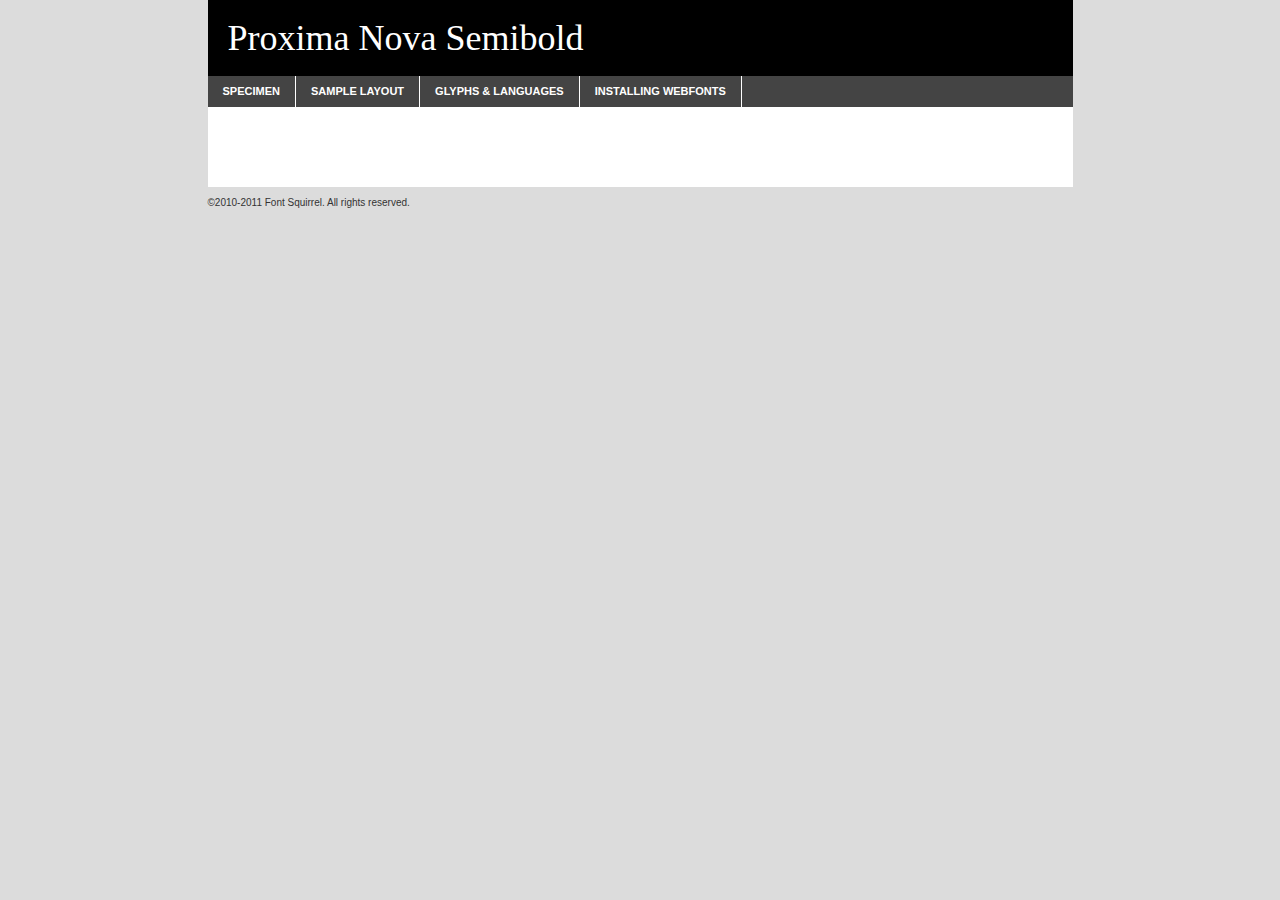
<file: font/proximanova/proximanova-semibold-demo.html>
<!DOCTYPE html PUBLIC "-//W3C//DTD XHTML 1.0 Transitional//EN"
	"http://www.w3.org/TR/xhtml1/DTD/xhtml1-transitional.dtd">

<html xmlns="http://www.w3.org/1999/xhtml" xml:lang="en" lang="en">
<head>
	<meta http-equiv="Content-Type" content="text/html; charset=utf-8" />
	<script src="http://ajax.googleapis.com/ajax/libs/jquery/1.7.2/jquery.min.js" type="text/javascript" charset="utf-8"></script>
	<script src="specimen_files/easytabs.js" type="text/javascript" charset="utf-8"></script>
	<link rel="stylesheet" href="specimen_files/specimen_stylesheet.css" type="text/css" charset="utf-8" />
	<link rel="stylesheet" href="stylesheet.css" type="text/css" charset="utf-8" />

	<style type="text/css">
					body{
				font-family: 'proxima_novasemibold';
							}
		</style>

	<title>Proxima Nova Semibold Specimen</title>
	
	
	<script type="text/javascript" charset="utf-8">
		$(document).ready(function() {
			$('#container').easyTabs({defaultContent:1});
		});
	</script>
</head>

<body>
<div id="container">
	<div id="header">
		Proxima Nova Semibold	</div>
	<ul class="tabs">
		<li><a href="#specimen">Specimen</a></li>
		<li><a href="#layout">Sample Layout</a></li>
				<li><a href="#glyphs">Glyphs &amp; Languages</a></li>
		<li><a href="#installing">Installing Webfonts</a></li>
		
	</ul>
	
	<div id="main_content">

		
			<div id="specimen">
		
				<div class="section">
					<div class="grid12 firstcol">
						<div class="huge">AaBb</div>
					</div>
				</div>
		
				<div class="section">
					<div class="glyph_range">A&#x200B;B&#x200b;C&#x200b;D&#x200b;E&#x200b;F&#x200b;G&#x200b;H&#x200b;I&#x200b;J&#x200b;K&#x200b;L&#x200b;M&#x200b;N&#x200b;O&#x200b;P&#x200b;Q&#x200b;R&#x200b;S&#x200b;T&#x200b;U&#x200b;V&#x200b;W&#x200b;X&#x200b;Y&#x200b;Z&#x200b;a&#x200b;b&#x200b;c&#x200b;d&#x200b;e&#x200b;f&#x200b;g&#x200b;h&#x200b;i&#x200b;j&#x200b;k&#x200b;l&#x200b;m&#x200b;n&#x200b;o&#x200b;p&#x200b;q&#x200b;r&#x200b;s&#x200b;t&#x200b;u&#x200b;v&#x200b;w&#x200b;x&#x200b;y&#x200b;z&#x200b;1&#x200b;2&#x200b;3&#x200b;4&#x200b;5&#x200b;6&#x200b;7&#x200b;8&#x200b;9&#x200b;0&#x200b;&amp;&#x200b;.&#x200b;,&#x200b;?&#x200b;!&#x200b;&#64;&#x200b;(&#x200b;)&#x200b;#&#x200b;$&#x200b;%&#x200b;*&#x200b;+&#x200b;-&#x200b;=&#x200b;:&#x200b;;</div>
				</div>
				<div class="section">
					<div class="grid12 firstcol">
						<table class="sample_table">
							<tr><td>10</td><td class="size10">abcdefghijklmnopqrstuvwxyzABCDEFGHIJKLMNOPQRSTUVWXYZ0123456789abcdefghijklmnopqrstuvwxyzABCDEFGHIJKLMNOPQRSTUVWXYZ0123456789abcdefghijklmnopqrstuvwxyzABCDEFGHIJKLMNOPQRSTUVWXYZ</td></tr>
							<tr><td>11</td><td class="size11">abcdefghijklmnopqrstuvwxyzABCDEFGHIJKLMNOPQRSTUVWXYZ0123456789abcdefghijklmnopqrstuvwxyzABCDEFGHIJKLMNOPQRSTUVWXYZ0123456789abcdefghijklmnopqrstuvwxyzABCDEFGHIJKLMNOPQRSTUVWXYZ</td></tr>
							<tr><td>12</td><td class="size12">abcdefghijklmnopqrstuvwxyzABCDEFGHIJKLMNOPQRSTUVWXYZ0123456789abcdefghijklmnopqrstuvwxyzABCDEFGHIJKLMNOPQRSTUVWXYZ0123456789abcdefghijklmnopqrstuvwxyzABCDEFGHIJKLMNOPQRSTUVWXYZ</td></tr>
							<tr><td>13</td><td class="size13">abcdefghijklmnopqrstuvwxyzABCDEFGHIJKLMNOPQRSTUVWXYZ0123456789abcdefghijklmnopqrstuvwxyzABCDEFGHIJKLMNOPQRSTUVWXYZ0123456789abcdefghijklmnopqrstuvwxyzABCDEFGHIJKLMNOPQRSTUVWXYZ</td></tr>
							<tr><td>14</td><td class="size14">abcdefghijklmnopqrstuvwxyzABCDEFGHIJKLMNOPQRSTUVWXYZ0123456789abcdefghijklmnopqrstuvwxyzABCDEFGHIJKLMNOPQRSTUVWXYZ0123456789abcdefghijklmnopqrstuvwxyzABCDEFGHIJKLMNOPQRSTUVWXYZ</td></tr>
							<tr><td>16</td><td class="size16">abcdefghijklmnopqrstuvwxyzABCDEFGHIJKLMNOPQRSTUVWXYZ0123456789abcdefghijklmnopqrstuvwxyzABCDEFGHIJKLMNOPQRSTUVWXYZ</td></tr>
							<tr><td>18</td><td class="size18">abcdefghijklmnopqrstuvwxyzABCDEFGHIJKLMNOPQRSTUVWXYZ0123456789abcdefghijklmnopqrstuvwxyzABCDEFGHIJKLMNOPQRSTUVWXYZ</td></tr>
							<tr><td>20</td><td class="size20">abcdefghijklmnopqrstuvwxyzABCDEFGHIJKLMNOPQRSTUVWXYZ0123456789abcdefghijklmnopqrstuvwxyzABCDEFGHIJKLMNOPQRSTUVWXYZ</td></tr>
							<tr><td>24</td><td class="size24">abcdefghijklmnopqrstuvwxyzABCDEFGHIJKLMNOPQRSTUVWXYZ0123456789abcdefghijklmnopqrstuvwxyzABCDEFGHIJKLMNOPQRSTUVWXYZ</td></tr>
							<tr><td>30</td><td class="size30">abcdefghijklmnopqrstuvwxyzABCDEFGHIJKLMNOPQRSTUVWXYZ0123456789abcdefghijklmnopqrstuvwxyzABCDEFGHIJKLMNOPQRSTUVWXYZ</td></tr>
							<tr><td>36</td><td class="size36">abcdefghijklmnopqrstuvwxyzABCDEFGHIJKLMNOPQRSTUVWXYZ0123456789abcdefghijklmnopqrstuvwxyzABCDEFGHIJKLMNOPQRSTUVWXYZ</td></tr>
							<tr><td>48</td><td class="size48">abcdefghijklmnopqrstuvwxyzABCDEFGHIJKLMNOPQRSTUVWXYZ0123456789abcdefghijklmnopqrstuvwxyzABCDEFGHIJKLMNOPQRSTUVWXYZ</td></tr>
							<tr><td>60</td><td class="size60">abcdefghijklmnopqrstuvwxyzABCDEFGHIJKLMNOPQRSTUVWXYZ0123456789abcdefghijklmnopqrstuvwxyzABCDEFGHIJKLMNOPQRSTUVWXYZ</td></tr>
							<tr><td>72</td><td class="size72">abcdefghijklmnopqrstuvwxyzABCDEFGHIJKLMNOPQRSTUVWXYZ0123456789abcdefghijklmnopqrstuvwxyzABCDEFGHIJKLMNOPQRSTUVWXYZ</td></tr>
							<tr><td>90</td><td class="size90">abcdefghijklmnopqrstuvwxyzABCDEFGHIJKLMNOPQRSTUVWXYZ0123456789abcdefghijklmnopqrstuvwxyzABCDEFGHIJKLMNOPQRSTUVWXYZ</td></tr>
						</table>
				
					</div>
			
				</div>
		
		
		
								<div class="section" id="bodycomparison">


										<div id="xheight">
				<div class="fontbody">&#xE000;&#xE000;&#xE000;&#xE000;&#xE000;&#xE000;&#xE000;&#xE000;&#xE000;&#xE000;&#xE000;&#xE000;&#xE000;&#xE000;&#xE000;&#xE000;&#xE000;&#xE000;&#xE000;&#xE000;&#xE000;&#xE000;&#xE000;&#xE000;&#xE000;&#xE000;&#xE000;&#xE000;&#xE000;&#xE000;&#xE000;&#xE000;&#xE000;&#xE000;&#xE000;&#xE000;&#xE000;&#xE000;&#xE000;&#xE000;&#xE000;&#xE000;&#xE000;&#xE000;&#xE000;&#xE000;&#xE000;&#xE000;&#xE000;&#xE000;&#xE000;&#xE000;&#xE000;&#xE000;&#xE000;&#xE000;&#xE000;&#xE000;&#xE000;&#xE000;&#xE000;&#xE000;&#xE000;&#xE000;&#xE000;&#xE000;&#xE000;&#xE000;&#xE000;&#xE000;&#xE000;&#xE000;&#xE000;&#xE000;&#xE000;&#xE000;&#xE000;&#xE000;&#xE000;&#xE000;&#xE000;&#xE000;&#xE000;&#xE000;&#xE000;&#xE000;&#xE000;&#xE000;&#xE000;&#xE000;&#xE000;&#xE000;&#xE000;&#xE000;&#xE000;&#xE000;&#xE000;&#xE000;&#xE000;body</div><div class="arialbody">body</div><div class="verdanabody">body</div><div class="georgiabody">body</div></div>
										<div class="fontbody" style="z-index:1">
											body<span>Proxima Nova Semibold</span>
										</div>
										<div class="arialbody" style="z-index:1">
											body<span>Arial</span>
										</div>
										<div class="verdanabody" style="z-index:1">
											body<span>Verdana</span>
										</div>
										<div class="georgiabody" style="z-index:1">
											body<span>Georgia</span>
										</div>



								</div>
		
		
				<div class="section psample psample_row1" id="">
					
					<div class="grid2 firstcol">
						<p class="size10"><span>10.</span>Aenean lacinia bibendum nulla sed consectetur. Fusce dapibus, tellus ac cursus commodo, tortor mauris condimentum nibh, ut fermentum massa justo sit amet risus. Nullam id dolor id nibh ultricies vehicula ut id elit. Cum sociis natoque penatibus et magnis dis parturient montes, nascetur ridiculus mus. Nulla vitae elit libero, a pharetra augue.</p>
			
					</div>
					<div class="grid3">
						<p class="size11"><span>11.</span>Aenean lacinia bibendum nulla sed consectetur. Fusce dapibus, tellus ac cursus commodo, tortor mauris condimentum nibh, ut fermentum massa justo sit amet risus. Nullam id dolor id nibh ultricies vehicula ut id elit. Cum sociis natoque penatibus et magnis dis parturient montes, nascetur ridiculus mus. Nulla vitae elit libero, a pharetra augue.</p>
			
					</div>
					<div class="grid3">
						<p class="size12"><span>12.</span>Aenean lacinia bibendum nulla sed consectetur. Fusce dapibus, tellus ac cursus commodo, tortor mauris condimentum nibh, ut fermentum massa justo sit amet risus. Nullam id dolor id nibh ultricies vehicula ut id elit. Cum sociis natoque penatibus et magnis dis parturient montes, nascetur ridiculus mus. Nulla vitae elit libero, a pharetra augue.</p>
			
					</div>
					<div class="grid4">
						<p class="size13"><span>13.</span>Aenean lacinia bibendum nulla sed consectetur. Fusce dapibus, tellus ac cursus commodo, tortor mauris condimentum nibh, ut fermentum massa justo sit amet risus. Nullam id dolor id nibh ultricies vehicula ut id elit. Cum sociis natoque penatibus et magnis dis parturient montes, nascetur ridiculus mus. Nulla vitae elit libero, a pharetra augue.</p>
			
					</div>
					<div class="white_blend"></div>
					
				</div>
				<div class="section psample psample_row2" id="">
					<div class="grid3 firstcol">
						<p class="size14"><span>14.</span>Aenean lacinia bibendum nulla sed consectetur. Fusce dapibus, tellus ac cursus commodo, tortor mauris condimentum nibh, ut fermentum massa justo sit amet risus. Nullam id dolor id nibh ultricies vehicula ut id elit. Cum sociis natoque penatibus et magnis dis parturient montes, nascetur ridiculus mus. Nulla vitae elit libero, a pharetra augue.</p>
			
					</div>
					<div class="grid4">
						<p class="size16"><span>16.</span>Aenean lacinia bibendum nulla sed consectetur. Fusce dapibus, tellus ac cursus commodo, tortor mauris condimentum nibh, ut fermentum massa justo sit amet risus. Nullam id dolor id nibh ultricies vehicula ut id elit. Cum sociis natoque penatibus et magnis dis parturient montes, nascetur ridiculus mus. Nulla vitae elit libero, a pharetra augue.</p>
			
					</div>
					<div class="grid5">
						<p class="size18"><span>18.</span>Aenean lacinia bibendum nulla sed consectetur. Fusce dapibus, tellus ac cursus commodo, tortor mauris condimentum nibh, ut fermentum massa justo sit amet risus. Nullam id dolor id nibh ultricies vehicula ut id elit. Cum sociis natoque penatibus et magnis dis parturient montes, nascetur ridiculus mus. Nulla vitae elit libero, a pharetra augue.</p>
			
					</div>

					<div class="white_blend"></div>

				</div>
				
				<div class="section psample psample_row3" id="">
					<div class="grid5 firstcol">
						<p class="size20"><span>20.</span>Aenean lacinia bibendum nulla sed consectetur. Fusce dapibus, tellus ac cursus commodo, tortor mauris condimentum nibh, ut fermentum massa justo sit amet risus. Nullam id dolor id nibh ultricies vehicula ut id elit. Cum sociis natoque penatibus et magnis dis parturient montes, nascetur ridiculus mus. Nulla vitae elit libero, a pharetra augue.</p>
					</div>
					<div class="grid7">
						<p class="size24"><span>24.</span>Aenean lacinia bibendum nulla sed consectetur. Fusce dapibus, tellus ac cursus commodo, tortor mauris condimentum nibh, ut fermentum massa justo sit amet risus. Nullam id dolor id nibh ultricies vehicula ut id elit. Cum sociis natoque penatibus et magnis dis parturient montes, nascetur ridiculus mus. Nulla vitae elit libero, a pharetra augue.</p>
					</div>
					
					<div class="white_blend"></div>
					
				</div>
				
				<div class="section psample psample_row4" id="">
					<div class="grid12 firstcol">
						<p class="size30"><span>30.</span>Aenean lacinia bibendum nulla sed consectetur. Fusce dapibus, tellus ac cursus commodo, tortor mauris condimentum nibh, ut fermentum massa justo sit amet risus. Nullam id dolor id nibh ultricies vehicula ut id elit. Cum sociis natoque penatibus et magnis dis parturient montes, nascetur ridiculus mus. Nulla vitae elit libero, a pharetra augue.</p>
					</div>
					<div class="white_blend"></div>
					
				</div>
				
				
				
				<div class="section psample psample_row1 fullreverse">
					<div class="grid2 firstcol">
						<p class="size10"><span>10.</span>Aenean lacinia bibendum nulla sed consectetur. Fusce dapibus, tellus ac cursus commodo, tortor mauris condimentum nibh, ut fermentum massa justo sit amet risus. Nullam id dolor id nibh ultricies vehicula ut id elit. Cum sociis natoque penatibus et magnis dis parturient montes, nascetur ridiculus mus. Nulla vitae elit libero, a pharetra augue.</p>
			
					</div>
					<div class="grid3">
						<p class="size11"><span>11.</span>Aenean lacinia bibendum nulla sed consectetur. Fusce dapibus, tellus ac cursus commodo, tortor mauris condimentum nibh, ut fermentum massa justo sit amet risus. Nullam id dolor id nibh ultricies vehicula ut id elit. Cum sociis natoque penatibus et magnis dis parturient montes, nascetur ridiculus mus. Nulla vitae elit libero, a pharetra augue.</p>
			
					</div>
					<div class="grid3">
						<p class="size12"><span>12.</span>Aenean lacinia bibendum nulla sed consectetur. Fusce dapibus, tellus ac cursus commodo, tortor mauris condimentum nibh, ut fermentum massa justo sit amet risus. Nullam id dolor id nibh ultricies vehicula ut id elit. Cum sociis natoque penatibus et magnis dis parturient montes, nascetur ridiculus mus. Nulla vitae elit libero, a pharetra augue.</p>
			
					</div>
					<div class="grid4">
						<p class="size13"><span>13.</span>Aenean lacinia bibendum nulla sed consectetur. Fusce dapibus, tellus ac cursus commodo, tortor mauris condimentum nibh, ut fermentum massa justo sit amet risus. Nullam id dolor id nibh ultricies vehicula ut id elit. Cum sociis natoque penatibus et magnis dis parturient montes, nascetur ridiculus mus. Nulla vitae elit libero, a pharetra augue.</p>
			
					</div>
					<div class="black_blend"></div>
					
				</div>
				
				<div class="section psample psample_row2 fullreverse">
					<div class="grid3 firstcol">
						<p class="size14"><span>14.</span>Aenean lacinia bibendum nulla sed consectetur. Fusce dapibus, tellus ac cursus commodo, tortor mauris condimentum nibh, ut fermentum massa justo sit amet risus. Nullam id dolor id nibh ultricies vehicula ut id elit. Cum sociis natoque penatibus et magnis dis parturient montes, nascetur ridiculus mus. Nulla vitae elit libero, a pharetra augue.</p>
			
					</div>
					<div class="grid4">
						<p class="size16"><span>16.</span>Aenean lacinia bibendum nulla sed consectetur. Fusce dapibus, tellus ac cursus commodo, tortor mauris condimentum nibh, ut fermentum massa justo sit amet risus. Nullam id dolor id nibh ultricies vehicula ut id elit. Cum sociis natoque penatibus et magnis dis parturient montes, nascetur ridiculus mus. Nulla vitae elit libero, a pharetra augue.</p>
			
					</div>
					<div class="grid5">
						<p class="size18"><span>18.</span>Aenean lacinia bibendum nulla sed consectetur. Fusce dapibus, tellus ac cursus commodo, tortor mauris condimentum nibh, ut fermentum massa justo sit amet risus. Nullam id dolor id nibh ultricies vehicula ut id elit. Cum sociis natoque penatibus et magnis dis parturient montes, nascetur ridiculus mus. Nulla vitae elit libero, a pharetra augue.</p>
			
					</div>
					<div class="black_blend"></div>

				</div>
				
				<div class="section psample fullreverse psample_row3" id="">
					<div class="grid5 firstcol">
						<p class="size20"><span>20.</span>Aenean lacinia bibendum nulla sed consectetur. Fusce dapibus, tellus ac cursus commodo, tortor mauris condimentum nibh, ut fermentum massa justo sit amet risus. Nullam id dolor id nibh ultricies vehicula ut id elit. Cum sociis natoque penatibus et magnis dis parturient montes, nascetur ridiculus mus. Nulla vitae elit libero, a pharetra augue.</p>
					</div>
					<div class="grid7">
						<p class="size24"><span>24.</span>Aenean lacinia bibendum nulla sed consectetur. Fusce dapibus, tellus ac cursus commodo, tortor mauris condimentum nibh, ut fermentum massa justo sit amet risus. Nullam id dolor id nibh ultricies vehicula ut id elit. Cum sociis natoque penatibus et magnis dis parturient montes, nascetur ridiculus mus. Nulla vitae elit libero, a pharetra augue.</p>
					</div>
					
					<div class="black_blend"></div>
					
				</div>
				
				<div class="section psample fullreverse psample_row4" id="" style="border-bottom: 20px #000 solid;">
					<div class="grid12 firstcol">
						<p class="size30"><span>30.</span>Aenean lacinia bibendum nulla sed consectetur. Fusce dapibus, tellus ac cursus commodo, tortor mauris condimentum nibh, ut fermentum massa justo sit amet risus. Nullam id dolor id nibh ultricies vehicula ut id elit. Cum sociis natoque penatibus et magnis dis parturient montes, nascetur ridiculus mus. Nulla vitae elit libero, a pharetra augue.</p>
					</div>
					<div class="black_blend"></div>
					
				</div>
				
				
				
				
			</div>
			
			<div id="layout">
				
				<div class="section">
					
					<div class="grid12 firstcol">
						<h1>Lorem Ipsum Dolor</h1>
						<h2>Etiam porta sem malesuada magna mollis euismod</h2>
						
						<p class="byline">By <a href="#link">Aenean Lacinia</a></p>
					</div>
				</div>
				<div class="section">
					<div class="grid8 firstcol">
						<p class="large">Donec sed odio dui. Morbi leo risus, porta ac consectetur ac, vestibulum at eros. Fusce dapibus, tellus ac cursus commodo, tortor mauris condimentum nibh, ut fermentum massa justo sit amet risus. </p>

						
						<h3>Pellentesque ornare sem</h3>

						<p>Maecenas sed diam eget risus varius blandit sit amet non magna. Maecenas faucibus mollis interdum. Donec ullamcorper nulla non metus auctor fringilla. Nullam id dolor id nibh ultricies vehicula ut id elit. Nullam id dolor id nibh ultricies vehicula ut id elit. </p>

						<p>Aenean eu leo quam. Pellentesque ornare sem lacinia quam venenatis vestibulum. Lorem ipsum dolor sit amet, consectetur adipiscing elit. Cum sociis natoque penatibus et magnis dis parturient montes, nascetur ridiculus mus. </p>

						<p>Nulla vitae elit libero, a pharetra augue. Praesent commodo cursus magna, vel scelerisque nisl consectetur et. Aenean lacinia bibendum nulla sed consectetur. </p>

						<p>Nullam quis risus eget urna mollis ornare vel eu leo. Nullam quis risus eget urna mollis ornare vel eu leo. Maecenas sed diam eget risus varius blandit sit amet non magna. Donec ullamcorper nulla non metus auctor fringilla. </p>

						<h3>Cras mattis consectetur</h3>

						<p>Aenean eu leo quam. Pellentesque ornare sem lacinia quam venenatis vestibulum. Aenean lacinia bibendum nulla sed consectetur. Integer posuere erat a ante venenatis dapibus posuere velit aliquet. Cras mattis consectetur purus sit amet fermentum. </p>

						<p>Nullam id dolor id nibh ultricies vehicula ut id elit. Nullam quis risus eget urna mollis ornare vel eu leo. Cras mattis consectetur purus sit amet fermentum.</p>
					</div>
					
					<div class="grid4 sidebar">
						
						<div class="box reverse">
							<p class="last">Nullam quis risus eget urna mollis ornare vel eu leo. Donec ullamcorper nulla non metus auctor fringilla. Cras mattis consectetur purus sit amet fermentum. Sed posuere consectetur est at lobortis. Lorem ipsum dolor sit amet, consectetur adipiscing elit. </p>
						</div>
						
						<p class="caption">Maecenas sed diam eget risus varius.</p>

						<p>Vestibulum id ligula porta felis euismod semper. Integer posuere erat a ante venenatis dapibus posuere velit aliquet. Vestibulum id ligula porta felis euismod semper. Sed posuere consectetur est at lobortis. Maecenas sed diam eget risus varius blandit sit amet non magna. Fusce dapibus, tellus ac cursus commodo, tortor mauris condimentum nibh, ut fermentum massa justo sit amet risus. </p>

					

						<p>Duis mollis, est non commodo luctus, nisi erat porttitor ligula, eget lacinia odio sem nec elit. Aenean lacinia bibendum nulla sed consectetur. Vivamus sagittis lacus vel augue laoreet rutrum faucibus dolor auctor. Aenean lacinia bibendum nulla sed consectetur. Nullam quis risus eget urna mollis ornare vel eu leo. </p>

						<p>Praesent commodo cursus magna, vel scelerisque nisl consectetur et. Donec ullamcorper nulla non metus auctor fringilla. Maecenas faucibus mollis interdum. Fusce dapibus, tellus ac cursus commodo, tortor mauris condimentum nibh, ut fermentum massa justo sit amet risus. </p>

					</div>
				</div>
				
			</div>


			



		<div id="glyphs">
			<div class="section">
				<div class="grid12 firstcol">
			
				<h1>Language Support</h1>
				<p>The subset of Proxima Nova Semibold in this kit supports the following languages:<br />
			
					Albanian, Danish, Dutch, English, Faroese, French, German, Icelandic, Italian, Malagasy, Norwegian, Portuguese, Spanish, Swedish				</p>
				<h1>Glyph Chart</h1>
				<p>The subset of Proxima Nova Semibold in this kit includes all the glyphs listed below. Unicode entities are included above each glyph to help you insert individual characters into your layout.</p>
				<div id="glyph_chart">
			
																														 <div><p>&amp;#13;</p>&#13;</div>
																				 <div><p>&amp;#32;</p>&#32;</div>
																				 <div><p>&amp;#33;</p>&#33;</div>
																				 <div><p>&amp;#34;</p>&#34;</div>
																				 <div><p>&amp;#35;</p>&#35;</div>
																				 <div><p>&amp;#36;</p>&#36;</div>
																				 <div><p>&amp;#37;</p>&#37;</div>
																				 <div><p>&amp;#38;</p>&#38;</div>
																				 <div><p>&amp;#39;</p>&#39;</div>
																				 <div><p>&amp;#40;</p>&#40;</div>
																				 <div><p>&amp;#41;</p>&#41;</div>
																				 <div><p>&amp;#42;</p>&#42;</div>
																				 <div><p>&amp;#43;</p>&#43;</div>
																				 <div><p>&amp;#44;</p>&#44;</div>
																				 <div><p>&amp;#45;</p>&#45;</div>
																				 <div><p>&amp;#46;</p>&#46;</div>
																				 <div><p>&amp;#47;</p>&#47;</div>
																				 <div><p>&amp;#48;</p>&#48;</div>
																				 <div><p>&amp;#49;</p>&#49;</div>
																				 <div><p>&amp;#50;</p>&#50;</div>
																				 <div><p>&amp;#51;</p>&#51;</div>
																				 <div><p>&amp;#52;</p>&#52;</div>
																				 <div><p>&amp;#53;</p>&#53;</div>
																				 <div><p>&amp;#54;</p>&#54;</div>
																				 <div><p>&amp;#55;</p>&#55;</div>
																				 <div><p>&amp;#56;</p>&#56;</div>
																				 <div><p>&amp;#57;</p>&#57;</div>
																				 <div><p>&amp;#58;</p>&#58;</div>
																				 <div><p>&amp;#59;</p>&#59;</div>
																				 <div><p>&amp;#60;</p>&#60;</div>
																				 <div><p>&amp;#61;</p>&#61;</div>
																				 <div><p>&amp;#62;</p>&#62;</div>
																				 <div><p>&amp;#63;</p>&#63;</div>
																				 <div><p>&amp;#64;</p>&#64;</div>
																				 <div><p>&amp;#65;</p>&#65;</div>
																				 <div><p>&amp;#66;</p>&#66;</div>
																				 <div><p>&amp;#67;</p>&#67;</div>
																				 <div><p>&amp;#68;</p>&#68;</div>
																				 <div><p>&amp;#69;</p>&#69;</div>
																				 <div><p>&amp;#70;</p>&#70;</div>
																				 <div><p>&amp;#71;</p>&#71;</div>
																				 <div><p>&amp;#72;</p>&#72;</div>
																				 <div><p>&amp;#73;</p>&#73;</div>
																				 <div><p>&amp;#74;</p>&#74;</div>
																				 <div><p>&amp;#75;</p>&#75;</div>
																				 <div><p>&amp;#76;</p>&#76;</div>
																				 <div><p>&amp;#77;</p>&#77;</div>
																				 <div><p>&amp;#78;</p>&#78;</div>
																				 <div><p>&amp;#79;</p>&#79;</div>
																				 <div><p>&amp;#80;</p>&#80;</div>
																				 <div><p>&amp;#81;</p>&#81;</div>
																				 <div><p>&amp;#82;</p>&#82;</div>
																				 <div><p>&amp;#83;</p>&#83;</div>
																				 <div><p>&amp;#84;</p>&#84;</div>
																				 <div><p>&amp;#85;</p>&#85;</div>
																				 <div><p>&amp;#86;</p>&#86;</div>
																				 <div><p>&amp;#87;</p>&#87;</div>
																				 <div><p>&amp;#88;</p>&#88;</div>
																				 <div><p>&amp;#89;</p>&#89;</div>
																				 <div><p>&amp;#90;</p>&#90;</div>
																				 <div><p>&amp;#91;</p>&#91;</div>
																				 <div><p>&amp;#92;</p>&#92;</div>
																				 <div><p>&amp;#93;</p>&#93;</div>
																				 <div><p>&amp;#94;</p>&#94;</div>
																				 <div><p>&amp;#95;</p>&#95;</div>
																				 <div><p>&amp;#96;</p>&#96;</div>
																				 <div><p>&amp;#97;</p>&#97;</div>
																				 <div><p>&amp;#98;</p>&#98;</div>
																				 <div><p>&amp;#99;</p>&#99;</div>
																				 <div><p>&amp;#100;</p>&#100;</div>
																				 <div><p>&amp;#101;</p>&#101;</div>
																				 <div><p>&amp;#102;</p>&#102;</div>
																				 <div><p>&amp;#103;</p>&#103;</div>
																				 <div><p>&amp;#104;</p>&#104;</div>
																				 <div><p>&amp;#105;</p>&#105;</div>
																				 <div><p>&amp;#106;</p>&#106;</div>
																				 <div><p>&amp;#107;</p>&#107;</div>
																				 <div><p>&amp;#108;</p>&#108;</div>
																				 <div><p>&amp;#109;</p>&#109;</div>
																				 <div><p>&amp;#110;</p>&#110;</div>
																				 <div><p>&amp;#111;</p>&#111;</div>
																				 <div><p>&amp;#112;</p>&#112;</div>
																				 <div><p>&amp;#113;</p>&#113;</div>
																				 <div><p>&amp;#114;</p>&#114;</div>
																				 <div><p>&amp;#115;</p>&#115;</div>
																				 <div><p>&amp;#116;</p>&#116;</div>
																				 <div><p>&amp;#117;</p>&#117;</div>
																				 <div><p>&amp;#118;</p>&#118;</div>
																				 <div><p>&amp;#119;</p>&#119;</div>
																				 <div><p>&amp;#120;</p>&#120;</div>
																				 <div><p>&amp;#121;</p>&#121;</div>
																				 <div><p>&amp;#122;</p>&#122;</div>
																				 <div><p>&amp;#123;</p>&#123;</div>
																				 <div><p>&amp;#124;</p>&#124;</div>
																				 <div><p>&amp;#125;</p>&#125;</div>
																				 <div><p>&amp;#126;</p>&#126;</div>
																				 <div><p>&amp;#160;</p>&#160;</div>
																				 <div><p>&amp;#161;</p>&#161;</div>
																				 <div><p>&amp;#162;</p>&#162;</div>
																				 <div><p>&amp;#163;</p>&#163;</div>
																				 <div><p>&amp;#164;</p>&#164;</div>
																				 <div><p>&amp;#165;</p>&#165;</div>
																				 <div><p>&amp;#166;</p>&#166;</div>
																				 <div><p>&amp;#167;</p>&#167;</div>
																				 <div><p>&amp;#168;</p>&#168;</div>
																				 <div><p>&amp;#169;</p>&#169;</div>
																				 <div><p>&amp;#170;</p>&#170;</div>
																				 <div><p>&amp;#171;</p>&#171;</div>
																				 <div><p>&amp;#172;</p>&#172;</div>
																				 <div><p>&amp;#173;</p>&#173;</div>
																				 <div><p>&amp;#174;</p>&#174;</div>
																				 <div><p>&amp;#175;</p>&#175;</div>
																				 <div><p>&amp;#176;</p>&#176;</div>
																				 <div><p>&amp;#177;</p>&#177;</div>
																				 <div><p>&amp;#178;</p>&#178;</div>
																				 <div><p>&amp;#179;</p>&#179;</div>
																				 <div><p>&amp;#180;</p>&#180;</div>
																				 <div><p>&amp;#182;</p>&#182;</div>
																				 <div><p>&amp;#183;</p>&#183;</div>
																				 <div><p>&amp;#184;</p>&#184;</div>
																				 <div><p>&amp;#185;</p>&#185;</div>
																				 <div><p>&amp;#186;</p>&#186;</div>
																				 <div><p>&amp;#187;</p>&#187;</div>
																				 <div><p>&amp;#188;</p>&#188;</div>
																				 <div><p>&amp;#189;</p>&#189;</div>
																				 <div><p>&amp;#190;</p>&#190;</div>
																				 <div><p>&amp;#191;</p>&#191;</div>
																				 <div><p>&amp;#192;</p>&#192;</div>
																				 <div><p>&amp;#193;</p>&#193;</div>
																				 <div><p>&amp;#194;</p>&#194;</div>
																				 <div><p>&amp;#195;</p>&#195;</div>
																				 <div><p>&amp;#196;</p>&#196;</div>
																				 <div><p>&amp;#197;</p>&#197;</div>
																				 <div><p>&amp;#198;</p>&#198;</div>
																				 <div><p>&amp;#199;</p>&#199;</div>
																				 <div><p>&amp;#200;</p>&#200;</div>
																				 <div><p>&amp;#201;</p>&#201;</div>
																				 <div><p>&amp;#202;</p>&#202;</div>
																				 <div><p>&amp;#203;</p>&#203;</div>
																				 <div><p>&amp;#204;</p>&#204;</div>
																				 <div><p>&amp;#205;</p>&#205;</div>
																				 <div><p>&amp;#206;</p>&#206;</div>
																				 <div><p>&amp;#207;</p>&#207;</div>
																				 <div><p>&amp;#208;</p>&#208;</div>
																				 <div><p>&amp;#209;</p>&#209;</div>
																				 <div><p>&amp;#210;</p>&#210;</div>
																				 <div><p>&amp;#211;</p>&#211;</div>
																				 <div><p>&amp;#212;</p>&#212;</div>
																				 <div><p>&amp;#213;</p>&#213;</div>
																				 <div><p>&amp;#214;</p>&#214;</div>
																				 <div><p>&amp;#215;</p>&#215;</div>
																				 <div><p>&amp;#216;</p>&#216;</div>
																				 <div><p>&amp;#217;</p>&#217;</div>
																				 <div><p>&amp;#218;</p>&#218;</div>
																				 <div><p>&amp;#219;</p>&#219;</div>
																				 <div><p>&amp;#220;</p>&#220;</div>
																				 <div><p>&amp;#221;</p>&#221;</div>
																				 <div><p>&amp;#222;</p>&#222;</div>
																				 <div><p>&amp;#223;</p>&#223;</div>
																				 <div><p>&amp;#224;</p>&#224;</div>
																				 <div><p>&amp;#225;</p>&#225;</div>
																				 <div><p>&amp;#226;</p>&#226;</div>
																				 <div><p>&amp;#227;</p>&#227;</div>
																				 <div><p>&amp;#228;</p>&#228;</div>
																				 <div><p>&amp;#229;</p>&#229;</div>
																				 <div><p>&amp;#230;</p>&#230;</div>
																				 <div><p>&amp;#231;</p>&#231;</div>
																				 <div><p>&amp;#232;</p>&#232;</div>
																				 <div><p>&amp;#233;</p>&#233;</div>
																				 <div><p>&amp;#234;</p>&#234;</div>
																				 <div><p>&amp;#235;</p>&#235;</div>
																				 <div><p>&amp;#236;</p>&#236;</div>
																				 <div><p>&amp;#237;</p>&#237;</div>
																				 <div><p>&amp;#238;</p>&#238;</div>
																				 <div><p>&amp;#239;</p>&#239;</div>
																				 <div><p>&amp;#240;</p>&#240;</div>
																				 <div><p>&amp;#241;</p>&#241;</div>
																				 <div><p>&amp;#242;</p>&#242;</div>
																				 <div><p>&amp;#243;</p>&#243;</div>
																				 <div><p>&amp;#244;</p>&#244;</div>
																				 <div><p>&amp;#245;</p>&#245;</div>
																				 <div><p>&amp;#246;</p>&#246;</div>
																				 <div><p>&amp;#247;</p>&#247;</div>
																				 <div><p>&amp;#248;</p>&#248;</div>
																				 <div><p>&amp;#249;</p>&#249;</div>
																				 <div><p>&amp;#250;</p>&#250;</div>
																				 <div><p>&amp;#251;</p>&#251;</div>
																				 <div><p>&amp;#252;</p>&#252;</div>
																				 <div><p>&amp;#253;</p>&#253;</div>
																				 <div><p>&amp;#254;</p>&#254;</div>
																				 <div><p>&amp;#255;</p>&#255;</div>
																				 <div><p>&amp;#338;</p>&#338;</div>
																				 <div><p>&amp;#339;</p>&#339;</div>
																				 <div><p>&amp;#376;</p>&#376;</div>
																				 <div><p>&amp;#710;</p>&#710;</div>
																				 <div><p>&amp;#732;</p>&#732;</div>
																				 <div><p>&amp;#8192;</p>&#8192;</div>
																				 <div><p>&amp;#8193;</p>&#8193;</div>
																				 <div><p>&amp;#8194;</p>&#8194;</div>
																				 <div><p>&amp;#8195;</p>&#8195;</div>
																				 <div><p>&amp;#8196;</p>&#8196;</div>
																				 <div><p>&amp;#8197;</p>&#8197;</div>
																				 <div><p>&amp;#8198;</p>&#8198;</div>
																				 <div><p>&amp;#8199;</p>&#8199;</div>
																				 <div><p>&amp;#8200;</p>&#8200;</div>
																				 <div><p>&amp;#8201;</p>&#8201;</div>
																				 <div><p>&amp;#8202;</p>&#8202;</div>
																				 <div><p>&amp;#8208;</p>&#8208;</div>
																				 <div><p>&amp;#8209;</p>&#8209;</div>
																				 <div><p>&amp;#8210;</p>&#8210;</div>
																				 <div><p>&amp;#8211;</p>&#8211;</div>
																				 <div><p>&amp;#8212;</p>&#8212;</div>
																				 <div><p>&amp;#8216;</p>&#8216;</div>
																				 <div><p>&amp;#8217;</p>&#8217;</div>
																				 <div><p>&amp;#8218;</p>&#8218;</div>
																				 <div><p>&amp;#8220;</p>&#8220;</div>
																				 <div><p>&amp;#8221;</p>&#8221;</div>
																				 <div><p>&amp;#8222;</p>&#8222;</div>
																				 <div><p>&amp;#8226;</p>&#8226;</div>
																				 <div><p>&amp;#8230;</p>&#8230;</div>
																				 <div><p>&amp;#8239;</p>&#8239;</div>
																				 <div><p>&amp;#8249;</p>&#8249;</div>
																				 <div><p>&amp;#8250;</p>&#8250;</div>
																				 <div><p>&amp;#8287;</p>&#8287;</div>
																				 <div><p>&amp;#8364;</p>&#8364;</div>
																				 <div><p>&amp;#8482;</p>&#8482;</div>
																				 <div><p>&amp;#57344;</p>&#57344;</div>
																				 <div><p>&amp;#64257;</p>&#64257;</div>
																				 <div><p>&amp;#64258;</p>&#64258;</div>
																				 <div><p>&amp;#64259;</p>&#64259;</div>
																				 <div><p>&amp;#64260;</p>&#64260;</div>
																												</div>	
				</div>
		
		
			</div>
		</div>
		
		
		<div id="specs">
			
		</div>
	
		<div id="installing">
			<div class="section">
				<div class="grid7 firstcol">
					<h1>Installing Webfonts</h1>
					
					<p>Webfonts are supported by all major browser platforms but not all in the same way. There are currently four different font formats that must be included in order to target all browsers. This includes TTF, WOFF, EOT and SVG.</p>
					
					<h2>1. Upload your webfonts</h2>
					<p>You must upload your webfont kit to your website. They should be in or near the same directory as your CSS files.</p>
					
					<h2>2. Include the webfont stylesheet</h2>
					<p>A special CSS @font-face declaration helps the various browsers select the appropriate font it needs without causing you a bunch of headaches. Learn more about this syntax by reading the <a href="http://www.fontspring.com/blog/further-hardening-of-the-bulletproof-syntax">Fontspring blog post</a> about it. The code for it is as follows:</p>


<code>
@font-face{ 
	font-family: 'MyWebFont';
	src: url('WebFont.eot');
	src: url('WebFont.eot?#iefix') format('embedded-opentype'),
	     url('WebFont.woff') format('woff'),
	     url('WebFont.ttf') format('truetype'),
	     url('WebFont.svg#webfont') format('svg');
}
</code>

	<p>We've already gone ahead and generated the code for you. All you have to do is link to the stylesheet in your HTML, like this:</p>
	<code>&lt;link rel=&quot;stylesheet&quot; href=&quot;stylesheet.css&quot; type=&quot;text/css&quot; charset=&quot;utf-8&quot; /&gt;</code>

					<h2>3. Modify your own stylesheet</h2>
					<p>To take advantage of your new fonts, you must tell your stylesheet to use them. Look at the original @font-face declaration above and find the property called "font-family." The name linked there will be what you use to reference the font. Prepend that webfont name to the font stack in the "font-family" property, inside the selector you want to change. For example:</p>
<code>p { font-family: 'WebFont', Arial, sans-serif; }</code>

<h2>4. Test</h2>
<p>Getting webfonts to work cross-browser <em>can</em> be tricky. Use the information in the sidebar to help you if you find that fonts aren't loading in a particular browser.</p>
				</div>
				
				<div class="grid5 sidebar">
					<div class="box">
						<h2>Troubleshooting<br />Font-Face Problems</h2>
						<p>Having trouble getting your webfonts to load in your new website? Here are some tips to sort out what might be the problem.</p>

						<h3>Fonts not showing in any browser</h3>

						<p>This sounds like you need to work on the plumbing. You either did not upload the fonts to the correct directory, or you did not link the fonts properly in the CSS. If you've confirmed that all this is correct and you still have a problem, take a look at your .htaccess file and see if requests are getting intercepted.</p>

						<h3>Fonts not loading in iPhone or iPad</h3>

						<p>The most common problem here is that you are serving the fonts from an IIS server. IIS refuses to serve files that have unknown MIME types. If that is the case, you must set the MIME type for SVG to "image/svg+xml" in the server settings. Follow these instructions from Microsoft if you need help.</p>

						<h3>Fonts not loading in Firefox</h3>

						<p>The primary reason for this failure? You are still using a version Firefox older than 3.5. So upgrade already! If that isn't it, then you are very likely serving fonts from a different domain. Firefox requires that all font assets be served from the same domain. Lastly it is possible that you need to add WOFF to your list of MIME types (if you are serving via IIS.)</p>

						<h3>Fonts not loading in IE</h3>

						<p>Are you looking at Internet Explorer on an actual Windows machine or are you cheating by using a service like Adobe BrowserLab? Many of these screenshot services do not render @font-face for IE. Best to test it on a real machine.</p>

						<h3>Fonts not loading in IE9</h3>

						<p>IE9, like Firefox, requires that fonts be served from the same domain as the website. Make sure that is the case.</p>
					</div>
				</div>
			</div>
			
		</div>
	
	</div>
	<div id="footer">
		<p>&copy;2010-2011 Font Squirrel. All rights reserved.</p>
	</div>
</div>
</body>
</html>
</file>
<file: css/webapp.css>
*{z-index:1;}
@font-face { font-family: 'proximanova'; src: url('../font/proximanova/proximanova-light-webfont.eot'); src: url('../font/proximanova/proximanova-light-webfont.eot?#iefix') format('embedded-opentype'), url('../font/proximanova/proximanova-light-webfont.woff') format('woff'), url('../font/proximanova/proximanova-light-webfont.ttf') format('truetype'); font-weight: normal; font-style: normal; }
@font-face { font-family: 'proximanova'; src: url('../font/proximanova/proximanova-semibold-webfont.eot'); src: url('../font/proximanova/proximanova-semibold-webfont.eot?#iefix') format('embedded-opentype'), url('../font/proximanova/proximanova-semibold-webfont.woff') format('woff'), url('../font/proximanova/proximanova-semibold-webfont.ttf') format('truetype'); font-weight: bold; font-style: normal; }
@font-face { font-family: 'proximanova'; src: url('../font/proximanova/ProximaNova-Bold.otf'); font-weight: bolder; font-style: normal; }
html{min-width:1280px;width:100%;height:100%;overflow:hidden;}
body{background-color:#000;min-width:1280px;width:100%;height:100%;overflow:hidden;}
p,h1,h2,h3,h4,h5,h6,a{color:#fff;font-family:'proximanova';text-decoration:none;}
p{font-size:15px;}
/*Nav player*/
#container{overflow:hidden;border: 5px solid #333;margin:10px;height:-moz-calc(100% - 40px);height:-webkit-calc(100% - 28px);-moz-box-shadow: inset 0 0 10px #000000;-webkit-box-shadow: inset 0 0 10px #000000;box-shadow: inset 0 0 10px #000000;z-index: 2;}
#container>nav{z-index:100;width:-moz-calc(100% / 5);width:-webkit-calc(100% / 5);min-width: 250px;height:100%;height:100%;overflow:hidden;float: left;background-color: #151515;-moz-box-shadow: 0 0 10px #000000;-webkit-box-shadow: 0 0 10px #000000;box-shadow: 0 0 10px #000000;}
#container>nav>div{width:-moz-calc(100% - 18px);width:-webkit-calc(100% - 18px);min-width: 250px;height:44px;background-color: #151515;}
#container>nav>div>input{margin: 6px;min-width: 243px;width: 100%;border: none;border-radius: 8px;height: 32px;padding: 10px;-webkit-box-shadow: inset 0 0 2px #000000;-moz-box-shadow: inset 0 0 2px #000000;box-shadow: inset 0 0 2px #000000;background-color: #e7e7e7;border-bottom: 1px solid #484848;font-size: 10px;}
#container>nav>ul{width:-webkit-calc(100% - 10px);float:left;-webkit-padding-start: 0px;list-style:none;}
#container>nav>ul>li{cursor: pointer;width:100%;background-image:url(../img/bt.jpg);height: 50px;border-top: 1px solid #303033;border-bottom: 1px solid #18181a;clear:both;}
#container>nav>ul>li.click,#container>nav>ul>li[click='on']{background-image:url(../img/btHover.jpg);cursor: pointer;}
#container>nav>ul>li>img{float:left;margin:10px;}
#container>nav>ul>li>p{float:left;margin-top: 15px;}
#container>nav>ul>li>p:last-child{float: right;margin-right: 10px;}
/*Global player*/
#container>article{overflow:hidden;width:-moz-calc(100% / 5 * 4);width:-webkit-calc(100% / 5 * 4);margin-left:-moz-calc(100% / 5 );margin-left:-webkit-calc(100% / 5 );min-width:750px;}
/*header player*/
#container>article>header{z-index:100;width:100%;height: 245px;background-image:url(../img/btHover.jpg);}
#container>article>header>img{float: left;margin:40px;}
#container>article>header>div{padding-top:50px;float: left;}
#container>article>header>div>h1{font-size:45px;}
#container>article>header>div>div{float:left;}
#container>article>header>div>div:last-child{margin-left:20px;border-left:1px solid #2a2a2c;padding-left:20px;}
#container>article>header>div>div>p{margin-bottom: 10px;}
#container>article>header>div>div>p>span{font-family:'proximanova';font-weight:bold;}
#container>article>header>div:last-child{float:right;padding-top:30px;margin-right:50px;width:300px;height:190px;}
#container>article>header>div:last-child>div:first-child{width:100%;background-color:#1e1e21;padding-left:20px;height:75%;border: 1px solid #000;-moz-box-shadow: inset 0 0 2px #000000;-webkit-box-shadow: inset 0 0 2px #000000;box-shadow: inset 0 0 2px #000000; }
#container>article>header>div:last-child>div:first-child>h2{font-size:25px;margin-top: 15px;text-align: center;}
#container>article>header>div:last-child>div:first-child>h3{font-size:95px;font-family: 'proximanova';font-weight: bolder;text-align: center;}
#container>article>header>div:last-child>div:last-child{background-color: #1a1a1c;border-left:4px solid #159db2;margin-left: 0px;padding-left: 20px;padding-top: 12px;border-bottom:1px solid #232326;width: -webkit-calc(100% - 4px);height: 28px;}
/*nav player*/
#container>article>nav{border-top: 1px solid #545454;width: 100%;height:38px;background-image:url(../img/menuBt.jpg);box-shadow:0px 0px 4px 2px rgba(0, 0, 0, 1)}
#container>article>nav>ul{color:#fff;position:absolute;}
#container>article>nav>ul>li{cursor: pointer;padding: 0px 20px ;padding-top: 0px;margin-top: 10px;border-left: 1px solid #414141;border-right: 1px solid #030303;float: left;}
#container>article>nav>ul>li:hover{background-image:url(../img/menuBtHover.jpg);background-color: #151517;border:none;border-bottom:4px solid #159db2;margin-top: -1px;padding-top:11px; padding-right:21px; padding-left:21px; height:24px;}
#container>article>nav>ul>li.active{background-image:url(../img/menuBtHover.jpg);background-color: #151517;border:none;border-bottom:4px solid #159db2;margin-top: -1px;padding-top:11px; padding-right:21px; padding-left:21px; height:24px;}
/*Seciton global*/
section{width: 100%;height: -webkit-calc(100% - 285px);background-image:url(../img/btHover.jpg)}
section>div>h3{font-size:25px;font-weight:bold;margin:30px;float: left;}
section>div>div>h3{font-size:25px;font-weight:bold;margin:30px;}
/*resume 2013*/
#resume2013{width: 100%;height: -webkit-calc(100% - 285px);overflow:hidden;background-image:url(../img/btHover.jpg);float:left;}
#resume2013>div:first-child{width: -webkit-calc(100% / 5 * 3 );float:left;border-right:1px solid #0a0a0a;}
#resume2013>div>h3{font-size:25px;font-weight:bold;margin:30px;float: left;}
#resume2013>div:first-child>p{font-size:15px;width:-webkit-calc(100% / 2 - 270px);float:left;margin:30px 0px;}
#resume2013>div:first-child>p:first-of-type{margin-left:320px;}
#resume2013>div:first-child>div>div:first-child{border-bottom:1px solid #0a0a0a;}
#resume2013>div:first-child>div>div:last-child{border-top:1px solid #242424;}
#resume2013>div:nth-child(2){width: -webkit-calc(100% / 5 * 2 - 12px);float:left;border-left:1px solid #242424;}
/*Resume Carriere*/
#resumeCarriere{overflow:hidden;}
#resumeCarriere>div{width: -webkit-calc(100% - 12px);float:left;}
#resumeCarriere>div>div:first-child{width: -webkit-calc(100% / 5 * 2 );float:left;height:300px;border-bottom:1px solid #0a0a0a;border-right:1px solid #0a0a0a;}
#resumeCarriere>div:first-child>div:first-child>p{width:100%;text-align:center;font-size:35px;font-weight:bold;padding-top:40px;}
#resumeCarriere>div:first-child>div:first-child>h1{width:100%;text-align:center;font-size:135px;font-weight:bolder;margin-top: 10px;}

#resumeCarriere>div>div:nth-child(2){border-bottom:1px solid #0a0a0a;border-left:1px solid #242424;width: -webkit-calc(100% / 5 * 3 - 1px);height:270px;margin-left: -webkit-calc(100% / 5 * 2 + 1px);}
#resumeCarriere>div>div:nth-child(2)>p{font-size: 15px;width:-webkit-calc(100% / 2 );}
#resumeCarriere>div>div:nth-child(2)>p:first-of-type{margin-left: 200px;float: left;text-align: right;}
#resumeCarriere>div>div:nth-child(2)>p:last-of-type{margin-left: -webkit-calc(100% / 2 + 230px);}
#resumeCarriere>div>div:nth-child(3){border-right:1px solid #0a0a0a;border-top:1px solid #242424;width: -webkit-calc(100% / 5 * 3 );float:left;}
#resumeCarriere>div>div:nth-child(4){border-left:1px solid #242424;border-top:1px solid #242424;width: -webkit-calc(100% / 5 * 2 );margin-left: -webkit-calc(100% / 5 * 3 + 1px );}
/*Titres*/
section nav{width:200px;height:20px;margin:auto;overflow: hidden;margin:20px auto; }
section nav>ul{z-index:1;width: 850px;}
section nav>ul>li{float:left;width:70px;color:#fff;text-align:center;}
section nav>ul>li:first-child{margin-left:60px;}
#titres{overflow:hidden;}
#titres>div:first-child{float:left;width: -webkit-calc(100% / 5 * 3 );background-color: #171719;}
#titres>div:first-child>div:first-child{width: -webkit-calc(100% - 1px);float:left;height: -webkit-calc(100% - 60px);border-bottom:1px solid #0a0a0a;border-right:1px solid #0a0a0a;}
#titres>div:first-child>div:nth-child(2){width: -webkit-calc(100% - 20px);float:left;padding: 10px;border-top:1px solid #242424;border-right:1px solid #0a0a0a; }
#titres>div:first-child>div:nth-child(2)>h3{margin: 10px 0px;text-align:center;width:100%;}
#titres>div:nth-child(2){width: -webkit-calc(100% / 5 * 2 - 11px);float:left;border-left:1px solid #242424;}
#titres>div:nth-child(2){width: -webkit-calc(100% / 5 * 2 - 11px);float:left;border-left:1px solid #242424;}
#titres div>h3{clear:both;float:none;}
div.surface>div>h1{font-size: 45px;text-align:center;}
div:nth-child(2).surface>div>h1{font-size: 45px;text-align:center;}

#finales{overflow:hidden;}
#finales>div:first-child{float:left;width: -webkit-calc(100% / 5 * 3 );background-color: #171719;}
#finales>div:first-child>div:first-child{width: -webkit-calc(100% - 1px);float:left;height: -webkit-calc(100% - 60px);border-bottom:1px solid #0a0a0a;border-right:1px solid #0a0a0a;}
#finales>div:first-child>div:nth-child(2){width: -webkit-calc(100% - 20px);float:left;padding: 10px;border-top:1px solid #242424;border-right:1px solid #0a0a0a; }
#finales>div:first-child>div:nth-child(2)>h3{margin: 10px 0px;text-align:center;width:100%;}
#finales>div:nth-child(2){width: -webkit-calc(100% / 5 * 2 - 11px);float:left;border-left:1px solid #242424;}
#finales div>h3{clear:both;float:none;}
/*#finales nav>ul>li{color:transparent;}*/
/*#finales div.rightSelect,#finales div.leftSelect{color:transparent;}*/

/*#finales{overflow:hidden;}
#finales>div:first-child{float:left;width: -webkit-calc(100% / 5 * 3 );height: -webkit-calc(100% - 60px );background-color: #171719;}
#finales>div:first-child>div:first-child{width: -webkit-calc(100% - 1px);float:left;height: -webkit-calc(100% - 30px);border-bottom:1px solid #0a0a0a;border-right:1px solid #0a0a0a;margin-top: 30px;}
#finales>div:first-child>div:nth-child(2){width: -webkit-calc(100% - 20px);float:left;padding: 10px;border-top:1px solid #242424;border-right:1px solid #0a0a0a; }
#finales>div:first-child>div:nth-child(2)>h3{margin: 10px 0px;text-align:center;width:100%;}
#finales>div:nth-child(2){width: -webkit-calc(100% / 5 * 2 - 11px);float:left;border-left:1px solid #242424;}
#finales div>h3{clear:both;float:none;}*/

#statistique{overflow: hidden;}
#statistique>div:first-child{width:100%;height:60px;background-image:url(../img/btHover.jpg);}
#statistique>div:first-child>nav{float:left;margin-left:-webkit-calc((100% / 3 - 200px) / 2);}
#statistique>div{float:left;width:-webkit-calc(100% - 10px);}
#statistique>div>div>h3{float:left;width:-webkit-calc(100% / 12 * 7);margin-top:60px;}
#statistique>div>div>canvas{width:-webkit-calc(100% / 12 * 5);}
#statistique>div>div>h1{width: -webkit-calc(100% / 12 * 4);margin-left: calc(100% / 12 * 7);font-size:45px;font-weight: bolder;margin-top:50px;}
#statistique>div>div{width:-webkit-calc( 50% - 2px);height:-webkit-calc( 33% - 2px);float:left;border-top:1px solid #0a0a0a;border-left:1px solid #0a0a0a;border-bottom:1px solid #242424;border-right:1px solid #242424;}


#resume2013 div.statsBarContainer:first-of-type{margin-top:90px;}
#resume2013 div.surface:nth-child(2){clear:both;}
div.statsBarContainer:first-of-type{margin-top:14px;}
div.statsBarContainer{margin-left:30px;width: 100%;height: 60px;}
div.statsBarContainer>p{font-size:20px;float:left;}
div.statsBarContainer>div.statsBar{margin-left:250px;width:-webkit-calc(100% - 280px);height: 40px;}
div.surface:nth-child(3)>img{float:right;}
div.surface>img{width:282px;float:left;z-index:1;} 
div.surface>div:first-of-type{float:left;margin-top:-70px;margin-left:140px;background-image:url(../img/pointer.png);width:147px;height:31px;}
div.surface>div.left{float:right;margin-top:-45px;margin-right:162px;background-image:url(../img/pointer.png);width:147px;height:31px;-moz-transform: scaleX(-1);-o-transform: scaleX(-1);-webkit-transform: scaleX(-1);transform: scaleX(-1);filter: FlipH;-ms-filter: "FlipH";}
div.leftSelect{color:#fff;position:absolute; text-align: center; width: 40px; background-image: url(../img/deg.png);}
div.rightSelect{color:#fff;position:absolute; text-align: center; width: 40px; background-image: url(../img/deg.png);margin-left:160px;-moz-transform: scaleX(-1);-o-transform: scaleX(-1);-webkit-transform: scaleX(-1);transform: scaleX(-1);filter: FlipH;-ms-filter: "FlipH";}

/*#resume2013{display: none;z-index: 10;}*/
#resumeCarriere{display: none;z-index: 10;}
#titres{display: none;z-index: 10;}
#finales{display: none;z-index: 10;}
</file>
<file: font/proximanova/stylesheet.css>
/* Generated by Font Squirrel (http://www.fontsquirrel.com) on June 2, 2013 */



@font-face {
    font-family: 'proxima_nova_rgregular';
    src: url('proximanova-regular-webfont.eot');
    src: url('proximanova-regular-webfont.eot?#iefix') format('embedded-opentype'),
         url('proximanova-regular-webfont.woff') format('woff'),
         url('proximanova-regular-webfont.ttf') format('truetype'),
         url('proximanova-regular-webfont.svg#proxima_nova_rgregular') format('svg');
    font-weight: normal;
    font-style: normal;

}
</file>
<file: css/resetG.css>
/* `XHTML, HTML4, HTML5 Reset
----------------------------------------------------------------------------------------------------*/

a,
abbr,
acronym,
address,
applet,
article,
aside,
audio,
b,
big,
blockquote,
body,
canvas,
caption,
center,
cite,
code,
dd,
del,
details,
dfn,
dialog,
div,
dl,
dt,
em,
embed,
fieldset,
figcaption,
figure,
font,
footer,
form,
h1,
h2,
h3,
h4,
h5,
h6,
header,
hgroup,
hr,
html,
i,
iframe,
img,
ins,
kbd,
label,
legend,
li,
mark,
menu,
meter,
nav,
object,
ol,
output,
p,
pre,
progress,
q,
rp,
rt,
ruby,
s,
samp,
section,
small,
span,
strike,
strong,
sub,
summary,
sup,
table,
tbody,
td,
tfoot,
th,
thead,
time,
tr,
tt,
u,
ul,
var,
video,
xmp {
  border: 0;
  margin: 0;
  padding: 0;
  font-size: 100%;
}

html,
body {

}

article,
aside,
details,
figcaption,
figure,
footer,
header,
hgroup,
menu,
nav,
section {
/*
  Override the default (display: inline) for
  browsers that do not recognize HTML5 tags.

  IE8 (and lower) requires a shiv:
  http://ejohn.org/blog/html5-shiv
*/
  display: block;
}

b,
strong {
/*
  Makes browsers agree.
  IE + Opera = font-weight: bold.
  Gecko + WebKit = font-weight: bolder.
*/
  font-weight: bold;
}

img {
  color: transparent;
  font-size: 0;
  vertical-align: middle;
/*
  For IE.
  http://css-tricks.com/ie-fix-bicubic-scaling-for-images
*/
  -ms-interpolation-mode: bicubic;
}

ol,
ul {
  list-style: none;
}

li {
/*
  For IE6 + IE7:

  "display: list-item" keeps bullets from
  disappearing if hasLayout is triggered.
*/
  display: list-item;
}

table {
  border-collapse: collapse;
  border-spacing: 0;
}

th,
td,
caption {
  font-weight: normal;
  vertical-align: top;
  text-align: left;
}

q {
  quotes: none;
}

q:before,
q:after {
  content: "";
  content: none;
}

sub,
sup,
small {
  font-size: 75%;
}

sub,
sup {
  line-height: 0;
  position: relative;
  vertical-align: baseline;
}

sub {
  bottom: -0.25em;
}

sup {
  top: -0.5em;
}

svg {
/*
  For IE9. Without, occasionally draws shapes
  outside the boundaries of <svg> rectangle.
*/
  overflow: hidden;
}
</file>
<file: font/proximanova/specimen_files/specimen_stylesheet.css>
@import url('grid_12-825-55-15.css');

/*  
	CSS Reset by Eric Meyer - Released under Public Domain
    http://meyerweb.com/eric/tools/css/reset/
*/
html, body, div, span, applet, object, iframe,
h1, h2, h3, h4, h5, h6, p, blockquote, pre,
a, abbr, acronym, address, big, cite, code,
del, dfn, em, font, img, ins, kbd, q, s, samp,
small, strike, strong, sub, sup, tt, var,
b, u, i, center, dl, dt, dd, ol, ul, li,
fieldset, form, label, legend, table, 
caption, tbody, tfoot, thead, tr, th, td 
                  {margin: 0;padding: 0;border: 0;outline: 0;
                  font-size: 100%;vertical-align: baseline;
                  background: transparent;}
body              {line-height: 1;}
ol, ul            {list-style: none;}
blockquote, q     {quotes: none;}
blockquote:before, blockquote:after,
q:before, q:after {content: '';	content: none;}
:focus            {outline: 0;}
ins               {text-decoration: none;}
del               {text-decoration: line-through;}
table             {border-collapse: collapse;border-spacing: 0;}




body {
	color: #000;
	background-color: #dcdcdc;
}

a {
	text-decoration: none;
	color: #1883ba;
}

h1{
	font-size: 32px;
	font-weight: normal;
	font-style: normal;
	margin-bottom: 18px;
}

h2{
	font-size: 18px;
}

#container {
	width: 865px;
	margin: 0px auto;
}


#header {
	padding: 20px;
	font-size: 36px;
	background-color: #000;
	color: #fff;
}

#header span {
	color: #666;
}
#main_content {
	background-color: #fff;
	padding: 60px 20px 20px;
}


#footer p {
	margin: 0;
	padding-top: 10px;
	padding-bottom: 50px;
	color: #333;
	font: 10px Arial, sans-serif;
}

.tabs {
	width: 100%;
	height: 31px;
	background-color: #444;
}
.tabs li {
	float:  left;
	margin: 0;
	overflow: hidden;
	background-color: #444;
}
.tabs li a {
	display: block;
	color: #fff;
	text-decoration: none;
	font: bold 11px/11px 'Arial';
	text-transform: uppercase;
	padding: 10px 15px;
	border-right: 1px solid #fff;
}

.tabs li a:hover {
		background-color: #00b3ff;

}

.tabs li.active a {
	color:  #000;
	background-color: #fff;
}



div.huge {
	
	font-size: 300px;
	line-height: 1em;
	padding: 0;
	letter-spacing: -.02em;
	overflow: hidden;
}
div.glyph_range {
	font-size: 72px;
	line-height: 1.1em;
}

.size10{ font-size: 10px; }
.size11{ font-size: 11px; }
.size12{ font-size: 12px; }
.size13{ font-size: 13px; }
.size14{ font-size: 14px; }
.size16{ font-size: 16px; }
.size18{ font-size: 18px; }
.size20{ font-size: 20px; }
.size24{ font-size: 24px; }
.size30{ font-size: 30px; }
.size36{ font-size: 36px; }
.size48{ font-size: 48px; }
.size60{ font-size: 60px; }
.size72{ font-size: 72px; }
.size90{ font-size: 90px; }


.psample_row1 {	height: 120px;}
.psample_row1 {	height: 120px;}
.psample_row2 {	height: 160px;}
.psample_row3 {	height: 160px;}
.psample_row4 {	height: 160px;}

.psample {
	overflow: hidden;
	position: relative;
}
.psample p {
	line-height: 1.3em;
	display: block;
	overflow: hidden;
	margin: 0;
}

.psample span {
	margin-right: .5em;
}

.white_blend {
	width: 100%;
	height: 61px;
	background-image: url([data-uri]);
	position: absolute;
	bottom: 0;
}
.black_blend {
	width: 100%;
	height: 61px;
	background-image: url([data-uri]);
	position: absolute;
	bottom: 0;
}
.fullreverse {
	background:  #000 !important;
	color:  #fff !important;
	margin-left: -20px;
	padding-left: 20px;
	margin-right: -20px;
	padding-right: 20px;
	padding: 20px;
	margin-bottom:0;
}


.sample_table td {
	padding-top: 3px;
	padding-bottom:5px;
	padding-left: 5px;
	vertical-align: middle;
	line-height: 1.2em;
}

.sample_table td:first-child {
	background-color: #eee;
	text-align: right;
	padding-right: 5px;
	padding-left: 0;
	padding: 5px;
	font: 11px/12px "Courier New", Courier, mono;
}

code {
	white-space: pre;
	background-color: #eee;
	display: block;
	padding: 10px;
	margin-bottom: 18px;
	overflow: auto;
}


.bottom,.last 	{margin-bottom:0 !important; padding-bottom:0 !important;}

.box  { 
  padding: 18px; 
  margin-bottom: 18px; 
  background: #eee; 
}

.reverse,.reversed { background:  #000 !important;color:  #fff !important; border: none !important;}

#bodycomparison {
	position: relative;
	overflow: hidden;
	font-size: 72px;
	height: 90px;
	white-space: nowrap;
}

#bodycomparison div{
	font-size: 72px;
	line-height: 90px;
	display: inline;
	margin: 0 15px 0 0;
	padding: 0;
}

#bodycomparison div span{
	font: 10px Arial;
	position: absolute;
	left: 0;
}
#xheight {
	float: none;
	position: absolute;
	color: #d9f3ff;
	font-size: 72px;
	line-height: 90px;
}

.fontbody {
 position: relative;
}
.arialbody{
	font-family: Arial;
	position: relative;
}
.verdanabody{
	font-family: Verdana;
	position: relative;
}
.georgiabody{
	font-family: Georgia;
	position: relative;
}

/* @group Layout page
 */

#layout h1 {
	font-size: 36px;
	line-height: 42px;
	font-weight: normal;
	font-style: normal;
}

#layout h2 {
	font-size: 24px;
	line-height: 23px;
	font-weight: normal;
	font-style: normal;
}

#layout h3 {
	font-size: 22px;
	line-height: 1.4em;
	margin-top: 1em;
	font-weight: normal;
	font-style: normal;
}


#layout p.byline {
	font-size: 12px;
	margin-top: 18px;
	line-height: 12px;
	margin-bottom: 0;
}
#layout p {
	font-size: 14px;
	line-height: 21px;
	margin-bottom: .5em;
}

#layout p.large{
	font-size: 18px;
	line-height: 26px;
}

#layout .sidebar p{
	font-size: 12px;
	line-height: 1.4em;
}

#layout p.caption {
	font-size: 10px;
	margin-top: -16px;
	margin-bottom: 18px;
}

/* @end */

/* @group Glyphs */

#glyph_chart div{
	background-color: #d9f3ff;
	color: black;
	float: left;
	font-size: 36px;
	height: 1.2em;
	line-height: 1.2em;
	margin-bottom: 1px;
	margin-right: 1px;
	text-align: center;
	width: 1.2em;
	position: relative;
	padding: .6em .2em .2em;
}

#glyph_chart div p {
	position: absolute;
	left: 0;
	top: 0;
	display: block;
	text-align: center;
	font: bold 9px Arial, sans-serif;
	background-color: #3a768f;
	width: 100%;
	color: #fff;
	padding: 2px 0;
}


#glyphs h1 {
	font-family: Arial, sans-serif;
}
/* @end */

/* @group Installing */

#installing {
	font: 13px Arial, sans-serif;
}

#installing p,
#glyphs p{
	line-height: 1.2em;
	margin-bottom: 18px;
	font: 13px Arial, sans-serif;
}



#installing h3{
	font-size: 15px;
	margin-top: 18px;
}

/* @end */

#rendering h1 {
	font-family: Arial, sans-serif;
}
.render_table td {
	font: 11px "Courier New", Courier, mono;
	vertical-align: middle;
}
</file>
